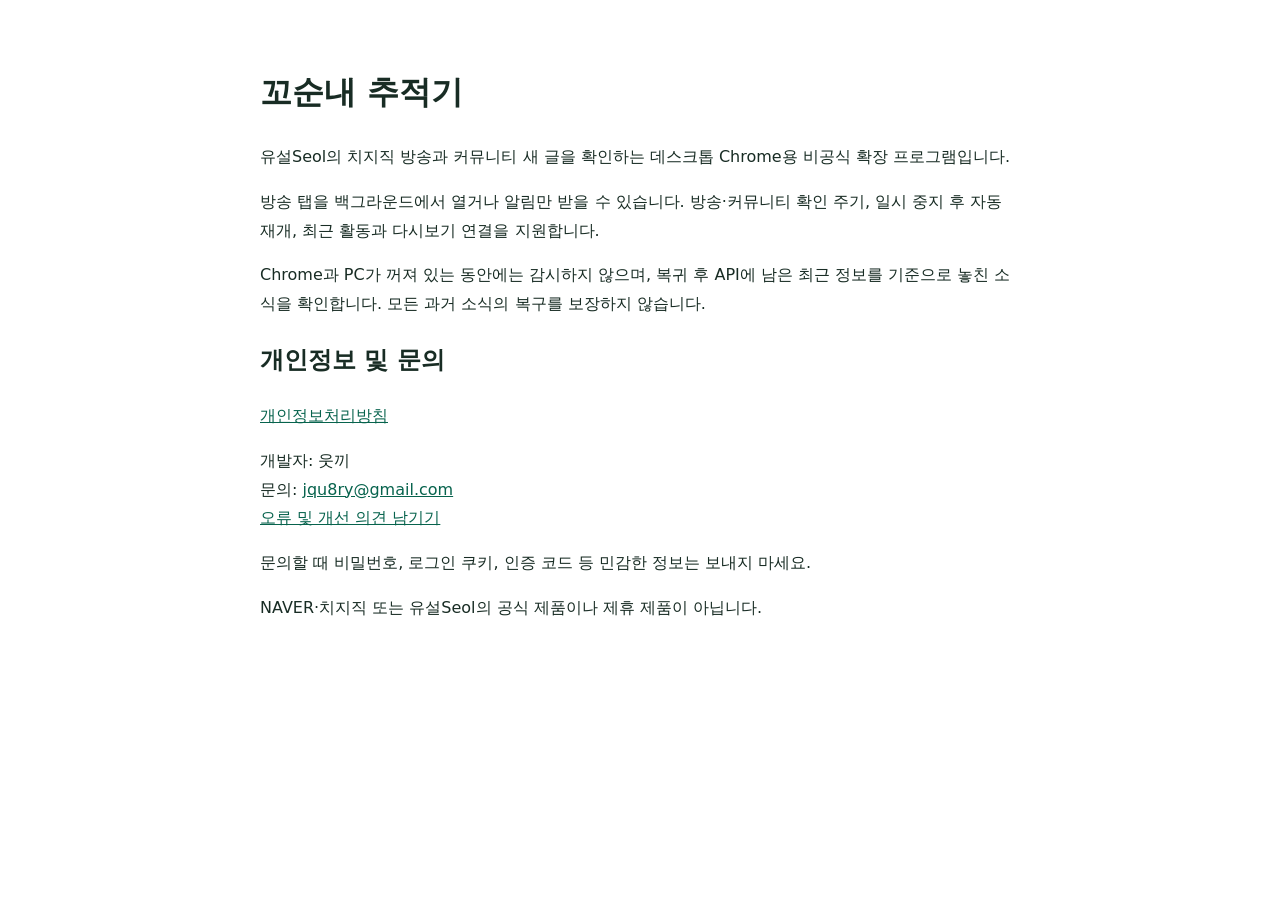
<file: index.html>
<!doctype html><html lang="ko"><meta charset="utf-8"><meta name="viewport" content="width=device-width,initial-scale=1"><title>꼬순내 추적기</title><style>body{font:16px/1.8 system-ui,sans-serif;max-width:760px;margin:64px auto;padding:0 24px;color:#182c24}a{color:#07634d}</style><body><h1>꼬순내 추적기</h1><p>유설Seol의 치지직 방송과 커뮤니티 새 글을 확인하는 데스크톱 Chrome용 비공식 확장 프로그램입니다.</p><p>방송 탭을 백그라운드에서 열거나 알림만 받을 수 있습니다. 방송·커뮤니티 확인 주기, 일시 중지 후 자동 재개, 최근 활동과 다시보기 연결을 지원합니다.</p><p>Chrome과 PC가 꺼져 있는 동안에는 감시하지 않으며, 복귀 후 API에 남은 최근 정보를 기준으로 놓친 소식을 확인합니다. 모든 과거 소식의 복구를 보장하지 않습니다.</p><h2>개인정보 및 문의</h2><p><a href="privacy-policy.html">개인정보처리방침</a></p><p>개발자: 웃끼<br>문의: <a href="mailto:jqu8ry@gmail.com">jqu8ry@gmail.com</a><br><a href="https://github.com/jqu8ry/kkosunnae-tracker/issues">오류 및 개선 의견 남기기</a></p><p>문의할 때 비밀번호, 로그인 쿠키, 인증 코드 등 민감한 정보는 보내지 마세요.</p><p>NAVER·치지직 또는 유설Seol의 공식 제품이나 제휴 제품이 아닙니다.</p></body></html>
</file>
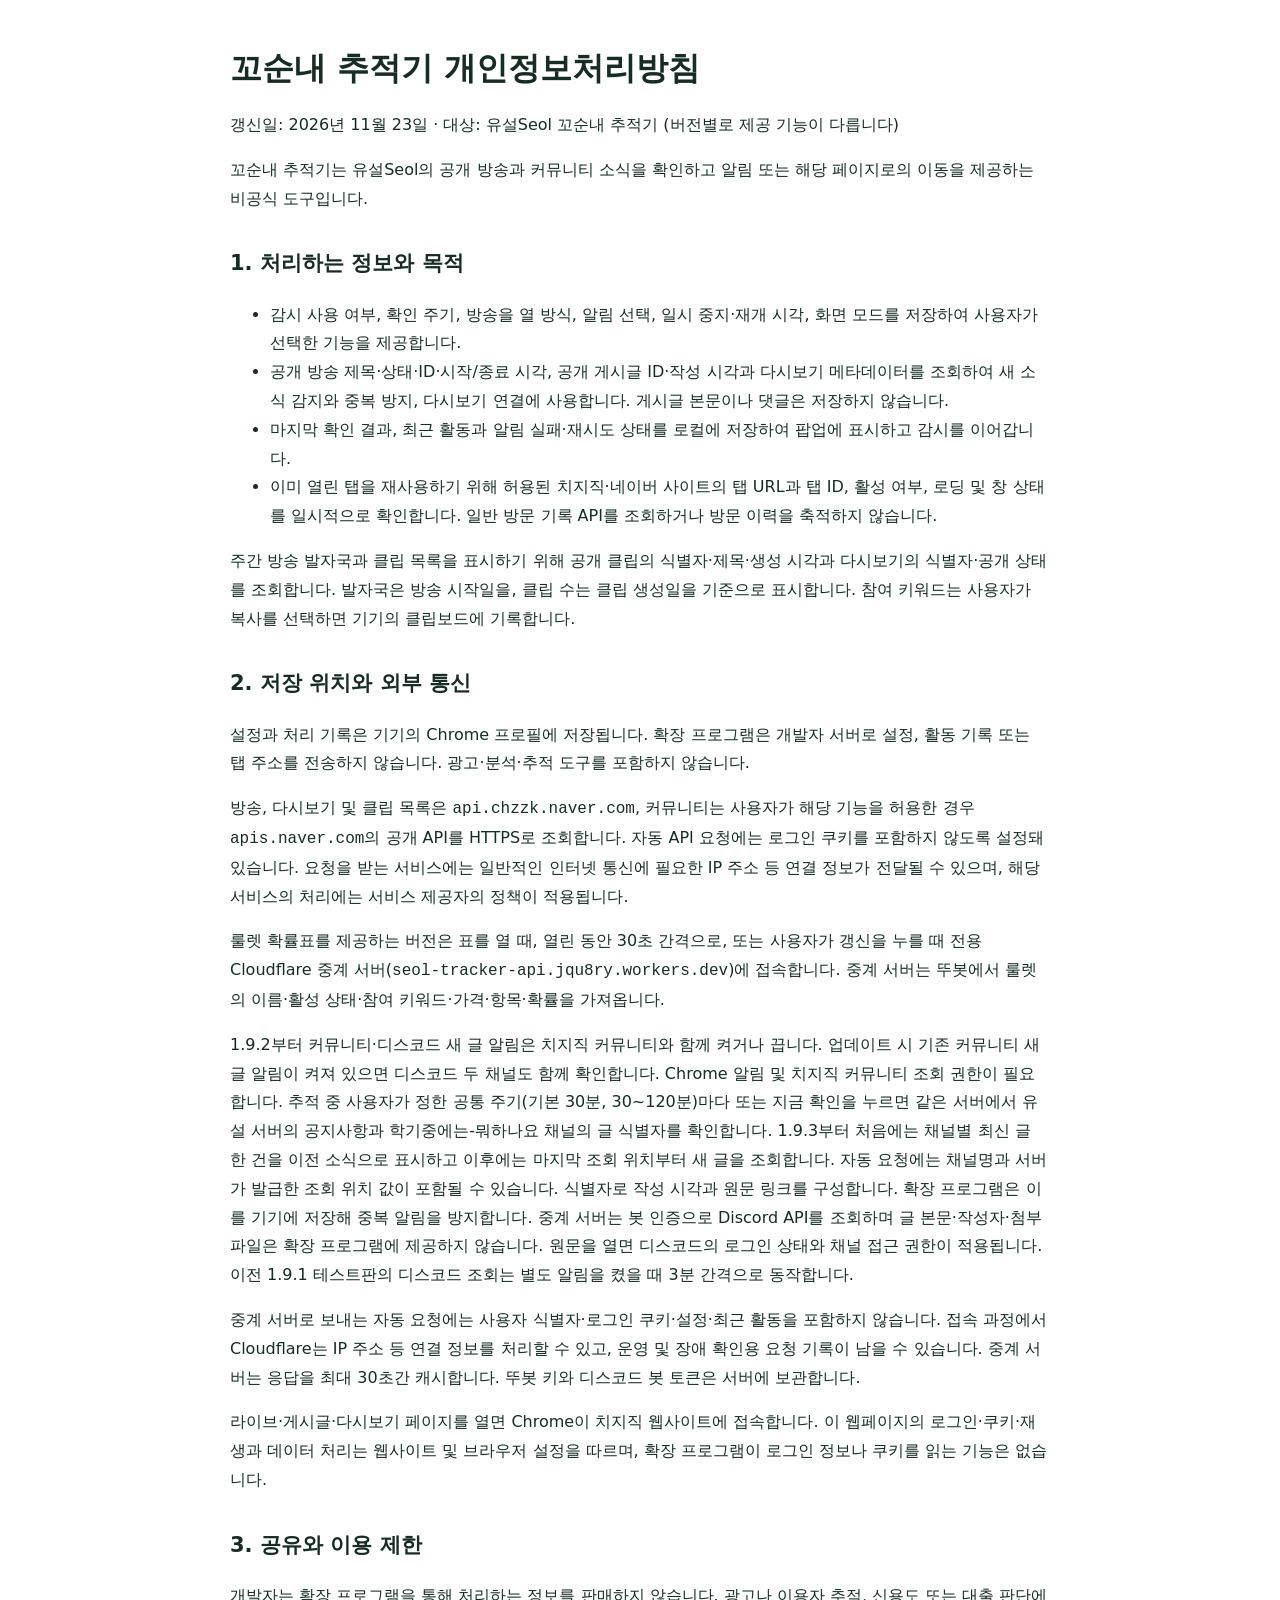
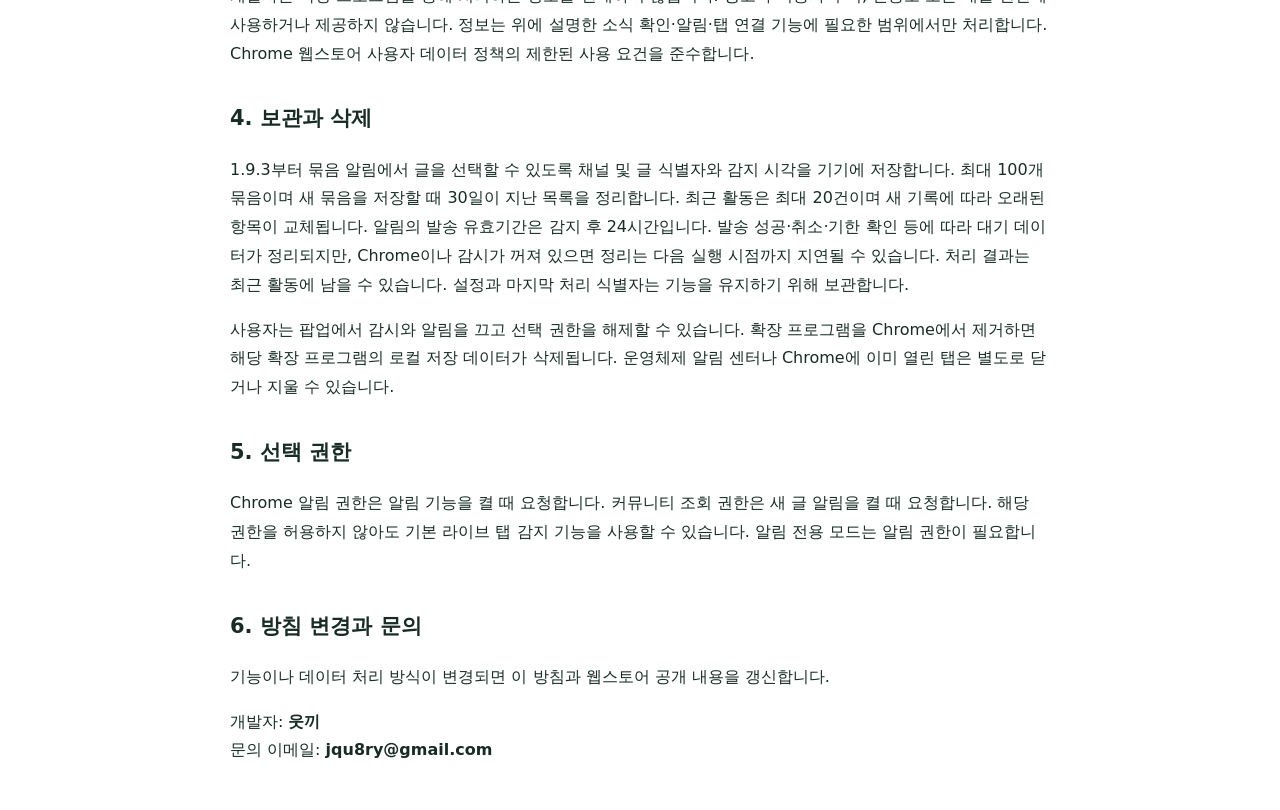
<file: privacy-policy.html>
<!doctype html><html lang="ko"><meta charset="utf-8"><meta name="viewport" content="width=device-width,initial-scale=1"><title>꼬순내 추적기 개인정보처리방침</title>
<style>body{font:16px/1.8 system-ui,'Malgun Gothic',sans-serif;color:#182c24;max-width:820px;margin:48px auto;padding:0 24px}h1{line-height:1.3}h2{margin-top:32px;font-size:21px}.draft{padding:14px;background:#fff1cf;border:1px solid #c89b35}a{color:#07634d}</style>
<body>
<h1>꼬순내 추적기 개인정보처리방침</h1><p>갱신일: 2026년 11월 23일 · 대상: 유설Seol 꼬순내 추적기 (버전별로 제공 기능이 다릅니다)</p>
<p>꼬순내 추적기는 유설Seol의 공개 방송과 커뮤니티 소식을 확인하고 알림 또는 해당 페이지로의 이동을 제공하는 비공식 도구입니다.</p>
<h2>1. 처리하는 정보와 목적</h2><ul>
<li>감시 사용 여부, 확인 주기, 방송을 열 방식, 알림 선택, 일시 중지·재개 시각, 화면 모드를 저장하여 사용자가 선택한 기능을 제공합니다.</li>
<li>공개 방송 제목·상태·ID·시작/종료 시각, 공개 게시글 ID·작성 시각과 다시보기 메타데이터를 조회하여 새 소식 감지와 중복 방지, 다시보기 연결에 사용합니다. 게시글 본문이나 댓글은 저장하지 않습니다.</li>
<li>마지막 확인 결과, 최근 활동과 알림 실패·재시도 상태를 로컬에 저장하여 팝업에 표시하고 감시를 이어갑니다.</li>
<li>이미 열린 탭을 재사용하기 위해 허용된 치지직·네이버 사이트의 탭 URL과 탭 ID, 활성 여부, 로딩 및 창 상태를 일시적으로 확인합니다. 일반 방문 기록 API를 조회하거나 방문 이력을 축적하지 않습니다.</li></ul>
<p>주간 방송 발자국과 클립 목록을 표시하기 위해 공개 클립의 식별자·제목·생성 시각과 다시보기의 식별자·공개 상태를 조회합니다. 발자국은 방송 시작일을, 클립 수는 클립 생성일을 기준으로 표시합니다. 참여 키워드는 사용자가 복사를 선택하면 기기의 클립보드에 기록합니다.</p>
<h2>2. 저장 위치와 외부 통신</h2><p>설정과 처리 기록은 기기의 Chrome 프로필에 저장됩니다. 확장 프로그램은 개발자 서버로 설정, 활동 기록 또는 탭 주소를 전송하지 않습니다. 광고·분석·추적 도구를 포함하지 않습니다.</p>
<p>방송, 다시보기 및 클립 목록은 <code>api.chzzk.naver.com</code>, 커뮤니티는 사용자가 해당 기능을 허용한 경우 <code>apis.naver.com</code>의 공개 API를 HTTPS로 조회합니다. 자동 API 요청에는 로그인 쿠키를 포함하지 않도록 설정돼 있습니다. 요청을 받는 서비스에는 일반적인 인터넷 통신에 필요한 IP 주소 등 연결 정보가 전달될 수 있으며, 해당 서비스의 처리에는 서비스 제공자의 정책이 적용됩니다.</p>
<p>룰렛 확률표를 제공하는 버전은 표를 열 때, 열린 동안 30초 간격으로, 또는 사용자가 갱신을 누를 때 전용 Cloudflare 중계 서버(<code>seol-tracker-api.jqu8ry.workers.dev</code>)에 접속합니다. 중계 서버는 뚜봇에서 룰렛의 이름·활성 상태·참여 키워드·가격·항목·확률을 가져옵니다.</p>
<p>1.9.2부터 커뮤니티·디스코드 새 글 알림은 치지직 커뮤니티와 함께 켜거나 끕니다. 업데이트 시 기존 커뮤니티 새 글 알림이 켜져 있으면 디스코드 두 채널도 함께 확인합니다. Chrome 알림 및 치지직 커뮤니티 조회 권한이 필요합니다. 추적 중 사용자가 정한 공통 주기(기본 30분, 30~120분)마다 또는 지금 확인을 누르면 같은 서버에서 유설 서버의 공지사항과 학기중에는-뭐하나요 채널의 글 식별자를 확인합니다. 1.9.3부터 처음에는 채널별 최신 글 한 건을 이전 소식으로 표시하고 이후에는 마지막 조회 위치부터 새 글을 조회합니다. 자동 요청에는 채널명과 서버가 발급한 조회 위치 값이 포함될 수 있습니다. 식별자로 작성 시각과 원문 링크를 구성합니다. 확장 프로그램은 이를 기기에 저장해 중복 알림을 방지합니다. 중계 서버는 봇 인증으로 Discord API를 조회하며 글 본문·작성자·첨부 파일은 확장 프로그램에 제공하지 않습니다. 원문을 열면 디스코드의 로그인 상태와 채널 접근 권한이 적용됩니다. 이전 1.9.1 테스트판의 디스코드 조회는 별도 알림을 켰을 때 3분 간격으로 동작합니다.</p>
<p>중계 서버로 보내는 자동 요청에는 사용자 식별자·로그인 쿠키·설정·최근 활동을 포함하지 않습니다. 접속 과정에서 Cloudflare는 IP 주소 등 연결 정보를 처리할 수 있고, 운영 및 장애 확인용 요청 기록이 남을 수 있습니다. 중계 서버는 응답을 최대 30초간 캐시합니다. 뚜봇 키와 디스코드 봇 토큰은 서버에 보관합니다.</p>
<p>라이브·게시글·다시보기 페이지를 열면 Chrome이 치지직 웹사이트에 접속합니다. 이 웹페이지의 로그인·쿠키·재생과 데이터 처리는 웹사이트 및 브라우저 설정을 따르며, 확장 프로그램이 로그인 정보나 쿠키를 읽는 기능은 없습니다.</p>
<h2>3. 공유와 이용 제한</h2><p>개발자는 확장 프로그램을 통해 처리하는 정보를 판매하지 않습니다. 광고나 이용자 추적, 신용도 또는 대출 판단에 사용하거나 제공하지 않습니다. 정보는 위에 설명한 소식 확인·알림·탭 연결 기능에 필요한 범위에서만 처리합니다. Chrome 웹스토어 사용자 데이터 정책의 제한된 사용 요건을 준수합니다.</p>
<h2>4. 보관과 삭제</h2><p>1.9.3부터 묶음 알림에서 글을 선택할 수 있도록 채널 및 글 식별자와 감지 시각을 기기에 저장합니다. 최대 100개 묶음이며 새 묶음을 저장할 때 30일이 지난 목록을 정리합니다. 최근 활동은 최대 20건이며 새 기록에 따라 오래된 항목이 교체됩니다. 알림의 발송 유효기간은 감지 후 24시간입니다. 발송 성공·취소·기한 확인 등에 따라 대기 데이터가 정리되지만, Chrome이나 감시가 꺼져 있으면 정리는 다음 실행 시점까지 지연될 수 있습니다. 처리 결과는 최근 활동에 남을 수 있습니다. 설정과 마지막 처리 식별자는 기능을 유지하기 위해 보관합니다.</p>
<p>사용자는 팝업에서 감시와 알림을 끄고 선택 권한을 해제할 수 있습니다. 확장 프로그램을 Chrome에서 제거하면 해당 확장 프로그램의 로컬 저장 데이터가 삭제됩니다. 운영체제 알림 센터나 Chrome에 이미 열린 탭은 별도로 닫거나 지울 수 있습니다.</p>
<h2>5. 선택 권한</h2><p>Chrome 알림 권한은 알림 기능을 켤 때 요청합니다. 커뮤니티 조회 권한은 새 글 알림을 켤 때 요청합니다. 해당 권한을 허용하지 않아도 기본 라이브 탭 감지 기능을 사용할 수 있습니다. 알림 전용 모드는 알림 권한이 필요합니다.</p>
<h2>6. 방침 변경과 문의</h2><p>기능이나 데이터 처리 방식이 변경되면 이 방침과 웹스토어 공개 내용을 갱신합니다.</p><p>개발자: <strong>웃끼</strong><br>문의 이메일: <strong>jqu8ry@gmail.com</strong></p>
</body></html>
</file>
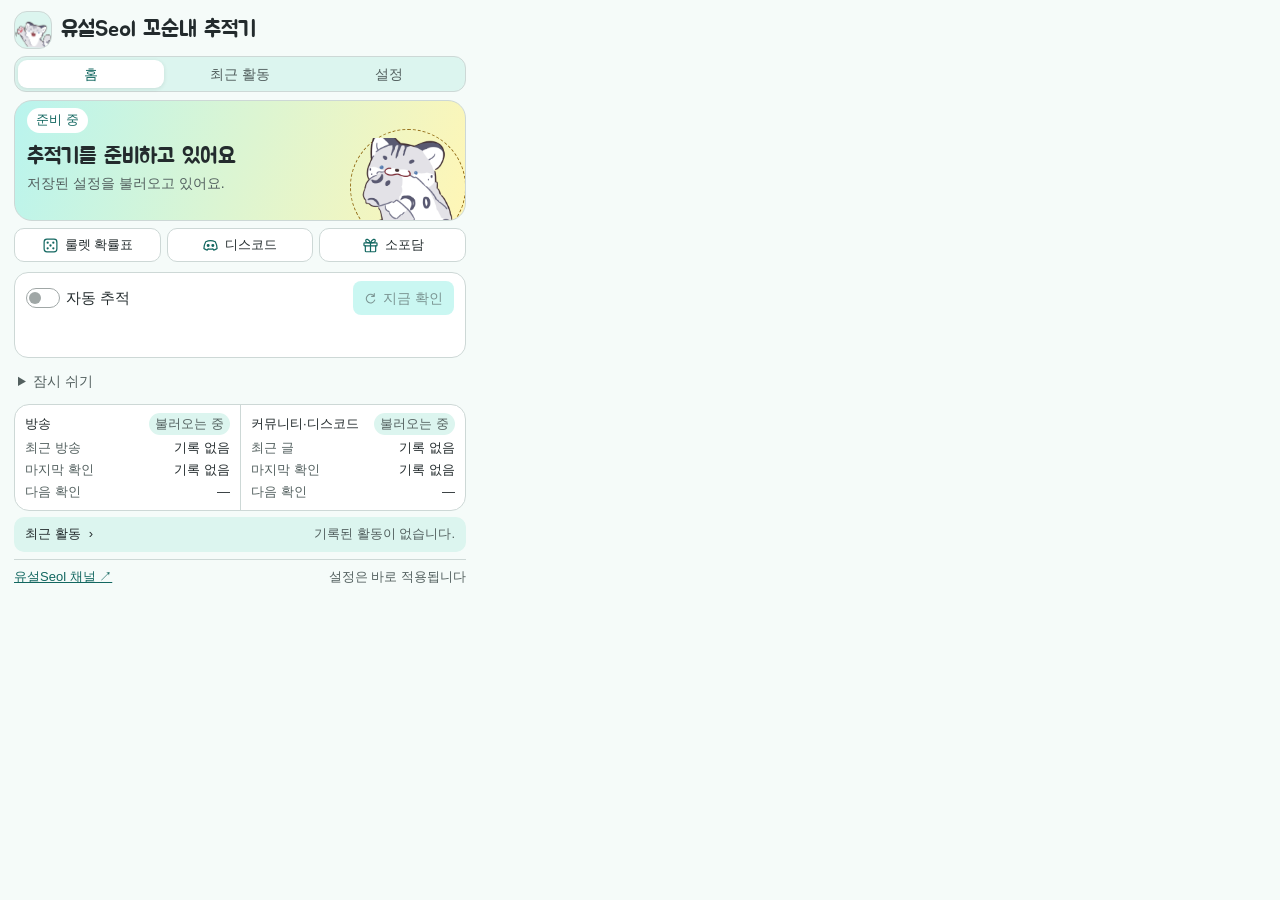
<file: extension/popup.html>
<!doctype html>
<html lang="ko">
  <head>
    <meta charset="utf-8">
    <meta name="viewport" content="width=device-width, initial-scale=1">
    <meta name="color-scheme" content="light dark">
    <title>유설Seol 꼬순내 추적기</title>
    <link rel="preload" as="font" type="font/ttf" href="fonts/Jua.ttf" crossorigin>
    <link rel="stylesheet" href="popup.css">
    <link rel="stylesheet" href="posts.css">
    <script type="module" src="popup.js"></script>
    <script type="module" src="mascot.js"></script>
    <script type="module" src="roulette.js"></script>
  </head>
  <body>
    <main>
      <header>
        <div class="brand"><img src="assets/waiting.png" width="38" height="38" alt=""><div><h1>유설Seol 꼬순내 추적기</h1><small id="version"></small></div></div>
      </header>
      <nav class="tabs" aria-label="화면 선택">
        <button id="nav-home" type="button" aria-pressed="true" aria-controls="home-panel">홈</button>
        <button id="nav-activity" type="button" aria-pressed="false" aria-controls="activity-panel">최근 활동</button>
        <button id="nav-settings" type="button" aria-pressed="false" aria-controls="settings">설정</button>
      </nav>
      <section id="notification-banner" class="notice notification-banner" aria-labelledby="permission-message" hidden>
        <svg width="18" height="18" viewBox="0 0 24 24" fill="none" stroke="currentColor" stroke-width="1.75" aria-hidden="true"><path d="M5 16c2-2 2-4 2-7a5 5 0 0 1 10 0c0 3 0 5 2 7l1 1H4zM10 20a2.5 2.5 0 0 0 4 0"/></svg>
        <p id="permission-message"></p>
        <button id="allow-notifications" type="button">알림 허용</button>
        <button id="disable-notifications" type="button" hidden>알림 끄기</button>
        <button id="notification-help" type="button" aria-expanded="false" aria-controls="notification-guide" hidden>설정 확인</button>
        <p id="notification-guide" hidden>운영체제의 알림 설정에서 Google Chrome을 허용하고 방해 금지 상태를 확인해 주세요.</p>
      </section>
      <section id="schedule-recovery" class="notice" aria-label="추적 예약 복구" hidden>
        <p id="schedule-recovery-status" role="status"></p>
        <button id="recover-schedule" type="button">지금 복구</button>
      </section>
      <section id="home-panel" aria-label="추적 현황">
      <section id="first-notification" class="tour-card welcome-card" aria-labelledby="first-notification-title" hidden>
        <h2 id="first-notification-title">Chrome 알림을 켤까요?</h2>
        <p>놓친 방송과 커뮤니티·디스코드 새 글을 알려드려요.</p>
        <div class="notice-actions">
          <button id="first-allow" type="button">알림 켜기</button>
          <button id="first-later" type="button">나중에</button>
        </div>
      </section>
      <section id="tour-offer" class="tour-card" aria-labelledby="tour-offer-title" hidden>
        <h2 id="tour-offer-title">추적기가 처음이신가요?</h2>
        <p>방송을 자동으로 여는 설정과 다시보기를 찾는 곳을 살펴보세요.</p>
        <div class="tour-actions"><button id="tour-start" type="button">30초 둘러보기</button><button id="tour-dismiss" type="button">건너뛰기</button></div>
      </section>
      <section id="tour-card" class="tour-card" aria-labelledby="tour-heading" hidden>
        <h2 id="tour-heading" tabindex="-1" aria-describedby="tour-description"></h2>
        <p id="tour-description"></p>
        <dl id="tour-options" class="guide-facts" hidden></dl>
        <p id="tour-example" hidden>예시 · 종료된 방송 → 다시보기</p>
        <div class="tour-actions"><button id="tour-next" type="button">다음</button><button id="tour-skip" type="button">건너뛰기</button></div>
      </section>
      <section id="feature-notice" class="tour-card" aria-labelledby="feature-title" hidden>
        <h2 id="feature-title">최근 활동이 새로워졌어요</h2>
        <p><strong>소식 바구니</strong>에서 방송·치지직·디스코드 소식을 골라 봐요.</p>
        <p><strong>나뉜 다시보기</strong>는 1부·2부를 골라 봐요.</p>
        <div class="notice-actions"><button id="feature-activity" type="button">최근 활동 보기</button><button id="feature-close" type="button">닫기</button></div>
      </section>
      <section class="hero" id="hero" aria-labelledby="hero-title" data-state="loading">
        <div class="hero-copy"><span class="hero-badge"><span class="paw-trail" aria-hidden="true"><i></i><i></i><i></i></span><span id="hero-badge">준비 중</span></span><h2 id="hero-title">추적기를 준비하고 있어요</h2><p id="hero-description">저장된 설정을 불러오고 있어요.</p></div>
        <div class="hero-art" aria-hidden="true"><img id="hero-mascot" src="assets/paused.png" width="112" height="112" alt=""><span class="chewing-cat"><svg viewBox="23 13 535 602" preserveAspectRatio="xMidYMax meet"><image href="assets/paused.png" width="581" height="637"/></svg></span><span class="live-mascot-slot"></span></div>
      </section>
      <nav class="channel-links" aria-label="유설Seol 바로가기">
        <button id="open-roulette" type="button" aria-haspopup="dialog"><svg viewBox="0 0 24 24" aria-hidden="true"><rect x="3" y="3" width="18" height="18" rx="4"/><g fill="currentColor" stroke="none"><circle cx="8" cy="8" r="1.6"/><circle cx="16" cy="8" r="1.6"/><circle cx="12" cy="12" r="1.6"/><circle cx="8" cy="16" r="1.6"/><circle cx="16" cy="16" r="1.6"/></g></svg>룰렛 확률표</button>
        <a href="https://discord.gg/F5ux2qgDSR" target="_blank" rel="noopener noreferrer"><svg viewBox="0 0 24 24" aria-hidden="true"><path d="M5.3 6.8c4.8-2.4 8.6-2.4 13.4 0 1.7 3.1 2.7 6.3 2.6 9.4-1.4 1.2-2.8 1.8-4.6 2.3l-1.3-1.8a12.8 12.8 0 0 1-6.8 0l-1.3 1.8c-1.8-.5-3.2-1.1-4.6-2.3-.1-3.1.9-6.3 2.6-9.4Z"/><circle cx="8.7" cy="12.1" r="1.25" fill="currentColor"/><circle cx="15.3" cy="12.1" r="1.25" fill="currentColor"/></svg>디스코드</a>
        <a href="https://sopodam.com/creators/yuseol" target="_blank" rel="noopener noreferrer"><svg viewBox="0 0 24 24" aria-hidden="true"><rect x="2.8" y="8.3" width="18.4" height="4.2" rx="1"/><path d="M4.7 12.5v7.2q0 1.1 1.1 1.1h12.4q1.1 0 1.1-1.1v-7.2M12 8.3v12.5M12 8.3C9.5 2.6 5.3 2 5.3 5.3c0 2.4 3.8 3 6.7 3Zm0 0c2.5-5.7 6.7-6.3 6.7-3 0 2.4-3.8 3-6.7 3Z"/></svg>소포담</a>
      </nav>
      <div class="tracking-card">
      <div class="watch-bar">
        <label class="switch-label" for="enabled">
          <input id="enabled" type="checkbox" role="switch" disabled>
          <span>자동 추적</span>
        </label>
        <div class="home-actions"><button id="open-live" type="button" aria-expanded="false" aria-controls="live-choices" hidden>방송 열기</button><button id="check" type="button" aria-describedby="check-feedback" disabled><span id="check-caption">지금 확인</span></button></div>
      </div>
      <p id="open-feedback" class="feedback" role="status" hidden></p>
      <div class="check-summary">
        <p id="check-feedback" class="feedback" role="status" hidden></p>
        <div id="tracking-options" hidden>
          <span class="tracking-option">놓친 방송 알림 <span id="missed-summary" class="option-state"></span></span>
          <span class="tracking-option">커뮤니티·디스코드 추적 <span id="community-on-label" class="option-state" data-on="true" hidden>켜짐</span><button id="allow-community" class="option-state" type="button" title="새 글 알림 켜기" aria-label="커뮤니티·디스코드 추적 꺼짐. 새 글 알림 켜기" hidden>꺼짐</button></span>
        </div>
      </div>
      </div>
      <div id="live-choices" class="live-choices" role="group" aria-label="방송 열기 방식" hidden>
        <button id="open-background" type="button"><strong>백그라운드에서 열기</strong><small>지금 보는 화면은 그대로예요.</small></button>
        <button id="open-foreground" type="button"><strong>방송으로 이동하기</strong><small>방송 탭을 앞으로 가져와요</small></button>
      </div>
      <details id="pause-panel" class="pause-panel">
        <summary>잠시 쉬기 <span id="pause-remaining"></span></summary>
        <div class="pause-controls">
          <label for="pause-minutes"><span id="pause-label">중지 시간</span><output id="pause-duration" for="pause-minutes">30분</output></label>
          <input id="pause-minutes" type="range" min="0" max="360" step="5" value="30" aria-describedby="pause-help">
          <div class="range-labels"><span>즉시 재개</span><span>6시간</span></div>
          <fieldset id="pause-entry" aria-label="빠른 시간 선택">
            <div class="pause-presets">
              <button type="button" data-minutes="30">30분</button><button type="button" data-minutes="60">1시간</button><button type="button" data-minutes="180">3시간</button><button type="button" data-minutes="360">6시간</button>
            </div>
          </fieldset>
          <div id="pause-notice" class="pause-footer" hidden>
            <p id="pause-status" role="status"></p>
            <button id="resume" class="text-button" type="button">지금 재개</button>
          </div>
          <p id="pause-help">추적과 알림 재시도를 바로 멈춰요.<br>슬라이더와 방향키로 5분씩 조절해요.</p>
        </div>
      </details>

      <section class="report" aria-label="확인 상태">
        <div class="check-source" aria-labelledby="live-heading">
          <div class="section-heading">
            <h2 id="live-heading">방송</h2>
            <strong class="status" id="status">불러오는 중</strong>
          </div>
          <dl>
            <dt>최근 방송</dt><dd id="latest-live-at">기록 없음</dd>
            <dt>마지막 확인</dt><dd id="checked-at">기록 없음</dd>
            <dt>다음 확인</dt><dd id="live-next-at">—</dd>
          </dl>
          <p id="error" class="error" hidden></p>
          <p id="missed-delay" class="error" hidden>놓친 방송 확인 지연</p>
          <p id="live-opening" role="status" hidden></p>
          <p id="last-known" hidden></p>
          <p id="retry-at" hidden></p>
        </div>
        <div class="check-source" aria-labelledby="community-heading">
          <div class="section-heading">
            <h2 id="community-heading">커뮤니티·디스코드</h2>
            <strong class="status" id="community-status">불러오는 중</strong>
          </div>
          <dl>
            <dt>최근 글</dt><dd id="latest-post-at">기록 없음</dd>
            <dt>마지막 확인</dt><dd id="community-checked-at">기록 없음</dd>
            <dt>다음 확인</dt><dd id="community-next-at">—</dd>
          </dl>
          <p id="community-error" class="error" hidden></p>
          <p id="community-retry-at" hidden></p>
          <p id="community-auto-retry" hidden></p>
        </div>
      </section>
      <button id="activity-preview" class="activity-preview" type="button"><span class="preview-label">최근 활동 <span aria-hidden="true">›</span></span><span id="activity-summary">기록된 활동이 없습니다.</span></button>
      </section>
      <template id="chzzk-mark"><svg viewBox="0 0 24 24" aria-hidden="true"><rect x="1" y="1" width="22" height="22" rx="6" fill="#182625"/><path fill="#00ffa3" d="M11 4h8l-5.7 6.2H19L7 21l3.1-8H5z"/></svg></template>
      <template id="discord-mark"><svg viewBox="0 0 24 24" aria-hidden="true"><rect x="1" y="1" width="22" height="22" rx="6" fill="#5865f2"/><path fill="#fff" d="M6.5 7.4 10 6.5l.5 1a12 12 0 0 1 3 0l.5-1 3.5.9c1.5 2.5 2.5 5.4 2.4 8.2a11 11 0 0 1-4.1 2l-1-1.4a10 10 0 0 1-5.6 0l-1 1.4a11 11 0 0 1-4.1-2c-.1-2.8.9-5.7 2.4-8.2Z"/><g fill="#5865f2"><ellipse cx="9.4" cy="12.7" rx="1.45" ry="1.7"/><ellipse cx="14.6" cy="12.7" rx="1.45" ry="1.7"/></g></svg></template>
      <section id="activity-panel" class="activity" aria-labelledby="nav-activity" hidden>
        <section id="week-card" aria-labelledby="week-heading">
          <div class="section-heading"><h2 id="week-heading" tabindex="-1">이번 주 방송 발자국</h2>
            <div class="week-picker" role="group" aria-label="표시할 주">
              <button id="week-previous" type="button" aria-pressed="false" aria-controls="week-days">지난주</button>
              <button id="week-current" type="button" aria-pressed="true" aria-controls="week-days">이번 주</button>
            </div>
          </div>
          <small id="week-range"></small>
          <div id="week-days"></div>
          <dialog id="week-dialog" class="selection-dialog" aria-labelledby="week-list-title"><div class="section-heading"><h2 id="week-list-title">방송 목록</h2><button type="button" id="week-close">닫기</button></div><div id="week-choices" hidden></div><p id="week-list-status" role="status"></p></dialog>
          <p class="film-note">발자국은 방송 시작일, 필름은 클립을 만든 날에 표시해요(한국시간).<br>필름을 누르면 그날 만든 클립을 볼 수 있어요. 지난 방송의 클립도 포함돼요.</p>
          <p id="week-clip-status" role="status" hidden></p>
          <p id="week-note" hidden>‘준비 중’은 방송이 끝난 뒤 다시보기 링크를 기다리는 상태예요.</p>
          <p id="week-status" role="status" hidden></p>
        </section>
        <section id="news-basket" aria-labelledby="basket-label">
          <div class="basket-head">
            <h3 id="basket-label"><svg viewBox="0 0 24 24" fill="none" stroke="currentColor" stroke-width="1.65" stroke-linecap="round" stroke-linejoin="round" aria-hidden="true"><path d="m7 9 4-6m6 6-4-6M2.5 9.5h19l-2.3 9a2 2 0 0 1-2 1.5H6.8a2 2 0 0 1-2-1.5zM9 13v3m6-3v3"/></svg>소식 바구니</h3>
            <button id="basket-errors" type="button" data-source="failure" aria-controls="activity-list" aria-pressed="false" hidden>알림 오류</button>
          </div>
          <div class="basket-sources" role="group" aria-labelledby="basket-label">
            <button id="basket-all" type="button" data-source="all" aria-controls="activity-list" aria-pressed="true">전체</button>
            <button type="button" data-source="broadcast" aria-controls="activity-list" aria-pressed="false"><i class="basket-paw" aria-hidden="true"></i>방송</button>
            <button type="button" data-source="post" aria-controls="activity-list" aria-pressed="false">치지직</button>
            <button type="button" data-source="discord" aria-controls="activity-list" aria-pressed="false">디스코드</button>
          </div>
        </section>
        <p id="notification-retry-at" role="status" hidden></p>
        <div id="basket-results">
          <p id="activity-empty" hidden>아직 발견한 소식이 없어요</p>
          <ol id="activity-list" hidden></ol>
          <button id="activity-more" aria-controls="activity-list" type="button" hidden>더 보기</button>
        </div>
      </section>

      <details id="settings" hidden>
        <summary>설정</summary>
        <h2>설정</h2>
        <fieldset id="controls" disabled>
          <div class="settings-card">
          <label class="row" for="theme">
            <span>화면 모드</span>
            <select id="theme">
              <option value="auto">Chrome 설정 따르기</option>
              <option value="light">라이트</option>
              <option value="dark">다크</option>
            </select>
          </label>
          <label class="row" for="interval">
            <span>방송 확인 주기</span>
            <select id="interval"></select>
          </label>
          <label class="row" for="community-interval">
            <span>커뮤니티·디스코드 확인 주기</span>
            <select id="community-interval"></select>
          </label>
          <label class="row" for="broadcast-mode">
            <span>방송을 감지하면</span>
            <select id="broadcast-mode" aria-describedby="broadcast-mode-help"></select>
          </label>
          </div>
          <p class="settings-help" id="broadcast-mode-help"></p>
          <p class="settings-help">받을 알림을 각각 선택하세요.</p>
          <div class="settings-card notification-options">
          <label class="row" id="background-banner-option" for="notify-live" hidden>
            <span>탭을 열 때 알림도 받기</span>
            <input id="notify-live" type="checkbox" role="switch" disabled>
          </label>
          <label class="row" for="notify-missed">
            <span>놓친 방송 알림<small>Chrome 종료·절전 중 끝난 방송을 알려요.</small></span>
            <input id="notify-missed" type="checkbox" role="switch" disabled>
          </label>
          <label class="row" for="community">
            <span>커뮤니티·디스코드 새 글 알림<small>치지직 커뮤니티와 디스코드 두 채널의 글을 알려요.</small></span>
            <input id="community" type="checkbox" role="switch" disabled>
          </label>
          </div>
          <p id="discord-state" class="settings-help" hidden></p>
          <div class="settings-actions">
            <button id="preview-live" type="button" aria-haspopup="dialog">상태 미리보기</button>
            <button id="test-notification" type="button" disabled>테스트 알림</button>
            <button id="reset-settings" type="button" aria-haspopup="dialog" disabled>기본값으로 초기화</button>
          </div>
        </fieldset>
        <button id="tour-replay" class="text-button" type="button">가이드 다시보기</button>
      </details>
      <template id="live-mascot-template"><span class="waving-cat"><svg viewBox="-12 105 605 431" preserveAspectRatio="xMidYMax meet"><image href="assets/live.png" width="581" height="637"/></svg></span></template>
      <dialog id="live-preview" aria-labelledby="live-preview-title">
        <h2 id="live-preview-title">상태 미리보기</h2>
        <div class="preview-modes" role="group" aria-label="미리 볼 방송 상태">
          <label><input type="radio" name="preview-mode" value="waiting">추적 중</label>
          <label><input type="radio" name="preview-mode" value="live" checked>LIVE</label>
        </div>
        <div class="hero" data-state="waiting" hidden><div class="hero-copy"><span class="hero-badge"><span class="paw-trail" aria-hidden="true"><i></i><i></i><i></i></span>추적 중</span><h2>방송을 기다리고 있어요</h2><p>유설Seol의 방송 시작을 확인하고 있어요.</p></div><div class="hero-art" aria-hidden="true"><span class="chewing-cat"><svg viewBox="23 13 535 602" preserveAspectRatio="xMidYMax meet"><image href="assets/paused.png" width="581" height="637"/></svg></span></div></div>
        <div class="hero" data-state="live"><div class="hero-copy"><span class="hero-badge">LIVE</span><h2>유설Seol 방송 중</h2><p>방송을 보러 갈까요?</p></div><div class="hero-art live-mascot-slot" aria-hidden="true"></div></div>
        <form method="dialog"><button autofocus>닫기</button></form>
      </dialog>
      <dialog id="news-group-dialog" aria-labelledby="news-group-title" aria-describedby="news-group-status">
        <div class="section-heading"><h2 id="news-group-title">디스코드 새 글</h2><form method="dialog"><button autofocus>닫기</button></form></div>
        <p id="news-group-status" role="status"></p>
        <ol id="news-group-list" aria-label="최신 글 순서"></ol>
      </dialog>
      <dialog id="details-dialog" class="selection-dialog" aria-labelledby="details-title"><div class="section-heading"><h2 id="details-title">확인 안내</h2><form method="dialog"><button>닫기</button></form></div><p id="details-message"></p></dialog>
      <dialog id="roulette-dialog" aria-labelledby="roulette-title">
        <div class="section-heading"><h2 id="roulette-title">룰렛 확률표</h2><form method="dialog"><button autofocus>닫기</button></form></div>
        <div id="roulette-picker" role="radiogroup" aria-label="룰렛 선택" hidden></div>
        <div id="roulette-participation" hidden>
          <div class="roulette-keyword-row">
            <dl class="roulette-keyword-pair">
              <dt>참여 키워드</dt>
              <dd id="roulette-keyword"></dd>
            </dl>
            <p id="roulette-inactive" role="status" hidden></p>
            <button id="roulette-copy" type="button" aria-label="참여 키워드 복사" aria-describedby="roulette-keyword" hidden><span aria-hidden="true">복사</span><span class="copy-done" aria-hidden="true">✓ 복사 완료</span></button>
          </div>
          <small id="roulette-verified" hidden></small>
          <small id="roulette-copy-feedback" role="status"></small>
        </div>
        <div id="roulette-area">
          <div id="roulette-scroll" hidden>
            <table aria-label="선택한 룰렛의 항목별 확률"><thead><tr><th scope="col">항목</th><th scope="col">설정 확률</th></tr></thead><tbody id="roulette-items"></tbody></table>
          </div>
          <span id="roulette-loading" role="status" hidden><span class="roulette-spinner" aria-hidden="true"></span>최신 확률 확인 중…</span>
        </div>
        <p id="roulette-status" role="status"></p>
        <div class="roulette-source"><a href="https://chzzk-bot.ddutto.com/viewer/3893acad87cc1d479b9f61f2e732a75a/roulette" target="_blank" rel="noopener noreferrer">뚜봇 원본 보기 ↗</a><small>30초마다 확인</small><button id="roulette-refresh" type="button" disabled>지금 갱신</button></div>
      </dialog>
      <dialog id="reset-dialog" aria-labelledby="reset-heading" aria-describedby="reset-preserved">
        <h2 id="reset-heading">설정을 기본값으로 되돌릴까요?</h2>
        <dl id="reset-description" class="guide-facts">
          <dt>자동 추적</dt><dd>켜짐 · 일시 중지 해제</dd>
          <dt>확인 주기</dt><dd>방송 5분 / <span class="setting-phrase">커뮤니티·디스코드 30분</span></dd>
          <dt>방송 시작</dt><dd>방송 화면 자동 열기</dd>
          <dt>알림 켜짐</dt><dd>백그라운드 열기 알림 · <span class="setting-phrase">놓친 방송 알림</span></dd>
          <dt>화면 모드</dt><dd>Chrome 설정 따르기</dd>
        </dl>
        <p id="reset-preserved">최근 활동과 알림·커뮤니티 권한은 유지해요.</p>
        <form method="dialog"><button value="cancel" autofocus>취소</button><button value="reset" id="confirm-reset">초기화</button></form>
      </dialog>
      <footer><a id="channel" target="_blank" rel="noopener noreferrer">유설Seol 채널 ↗</a><div class="feedback-bar"><p id="feedback" class="feedback" role="status" hidden></p><span class="feedback-idle">설정은 바로 적용됩니다</span></div></footer>
    </main>
  </body>
</html>
</file>
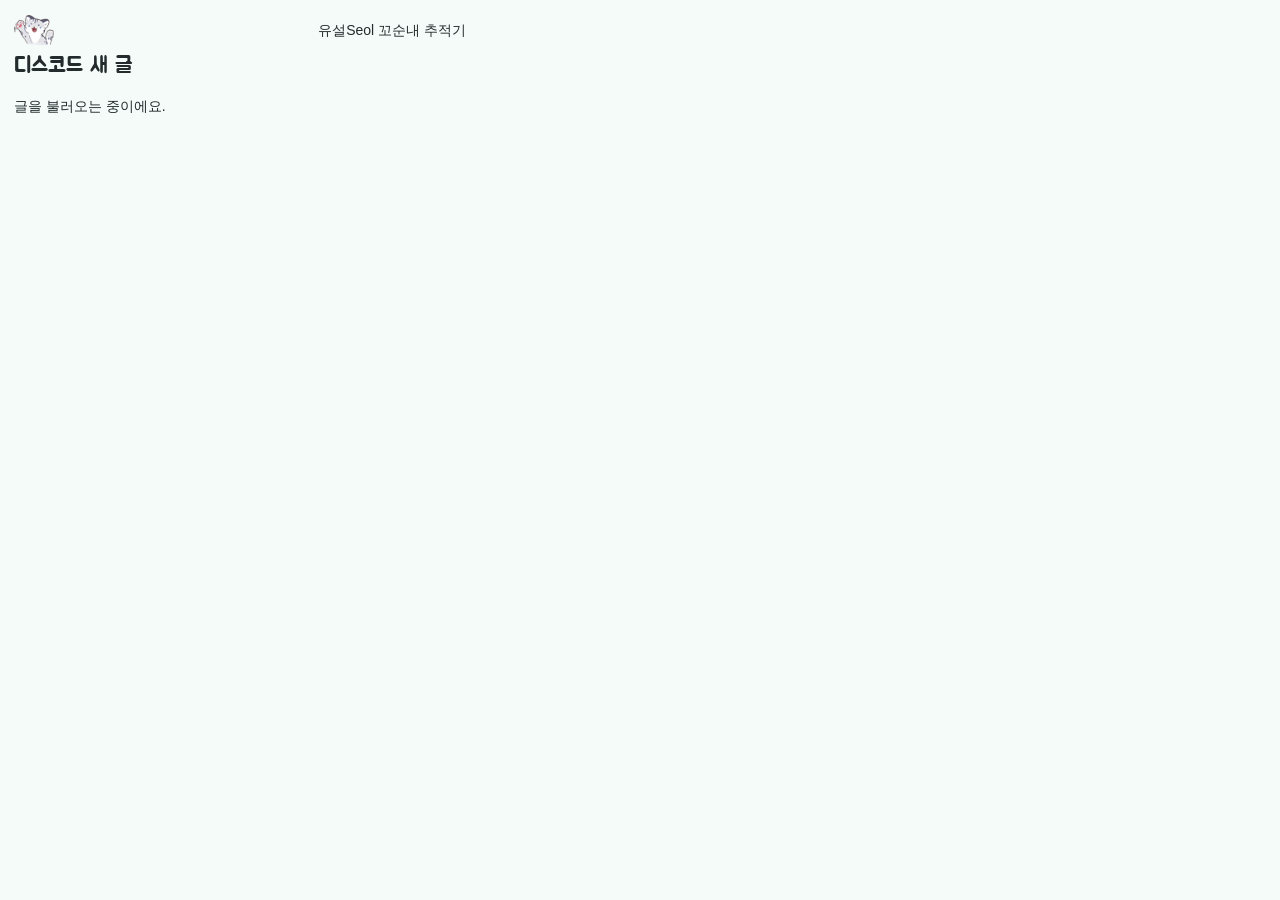
<file: extension/posts.html>
<!doctype html>
<html lang="ko"><head><meta charset="utf-8"><meta name="viewport" content="width=device-width,initial-scale=1">
<title>새 글 선택 · 유설Seol 꼬순내 추적기</title><link rel="stylesheet" href="popup.css"><link rel="stylesheet" href="posts.css"></head>
<body><main><header><img src="icons/icon-48.png" width="40" height="40" alt=""><span>유설Seol 꼬순내 추적기</span></header>
<h1 id="heading">디스코드 새 글</h1><p id="status" role="status">글을 불러오는 중이에요.</p>
<ol id="posts" aria-label="최신 글 순서"></ol></main><script type="module" src="posts.js"></script></body></html>
</file>
<file: extension/popup.css>
@font-face {
  font-family: Jua;
  src: url("fonts/Jua.ttf") format("truetype");
  font-style: normal;
  font-weight: 400;
  font-display: swap;
}

:root {
  color-scheme: light;
  font: 14px/1.45 "Malgun Gothic", "Segoe UI", sans-serif;
  font-synthesis: none;
  color: #232b2d;
  background: #f5fbf9;
  --surface: #fff;
  --border: #cdd8d6;
  --soft: #dcf5ef;
  --muted: #53605f;
  --accent: #126760;
  --primary: #a0f1e8;
  --primary-text: #103f3b;
  --hero-start: #b9f4ee;
  --hero-end: #fff6b6;
  --alert-card: #fff0eb;
  --alert-border: #ce887b;
  --alert-ink: #74362f;
  --detail: #946f19;
  --tour-outline: #ffda46;
  --tour-edge: #826800;
  --tracking: #126760;
  --tracking-soft: #f6fffa;
  --replay: #214d79;
  --replay-soft: #e5f1ff;
  --live: #a51f39;
  --live-soft: #fff0f1;
  --live-border: #dda1a9;
  --pause: #714900;
  --pause-soft: #fff0c7;
  --error: #a22828;
  --switch: #38796f;
  --filter-all-bg: #edf1ef;
  --filter-all-ink: #52685f;
  --filter-broadcast-bg: #f9e7e9;
  --filter-broadcast-ink: #91435a;
  --filter-post-bg: #def1eb;
  --filter-post-ink: #21695c;
  --filter-failure-bg: #fff0d9;
  --filter-failure-ink: #825214;
}

:root[data-theme="dark"] {
  color-scheme: dark;
  color: #f1f3f4;
  background: #202124;
  --surface: #292a2d;
  --border: #505457;
  --soft: #2d3d3b;
  --muted: #bdc3c5;
  --accent: #9deae3;
  --primary: #87eae2;
  --primary-text: #123a38;
  --hero-start: #303f41;
  --hero-end: #3e4035;
  --alert-card: #402e30;
  --alert-border: #996a65;
  --alert-ink: #ffd6cb;
  --detail: #f4df79;
  --tour-outline: #ffe36a;
  --tour-edge: #534720;
  --tracking: #9deae3;
  --tracking-soft: #263032;
  --replay: #b0d4ff;
  --replay-soft: #253950;
  --live: #ffabb6;
  --live-soft: #512831;
  --live-border: #9c4f5b;
  --pause: #ffe1a0;
  --pause-soft: #4b402d;
  --error: #ffb1ab;
  --switch: #639f99;
  --filter-all-bg: #353c39;
  --filter-all-ink: #c0d1c7;
  --filter-broadcast-bg: #51353d;
  --filter-broadcast-ink: #ffb9ca;
  --filter-post-bg: #2c4640;
  --filter-post-ink: #9fe2ce;
  --filter-failure-bg: #504130;
  --filter-failure-ink: #f5cea2;
}
html { width: 480px; max-width: 100%; }
body { margin: 0; font: inherit; }
main { padding: 16px; }
header, .row, .watch-bar, .section-heading { display: flex; align-items: center; justify-content: space-between; gap: 8px; }
h1 { margin: 0; font-size: 22px; letter-spacing: normal; }
#version { display: block; color: var(--muted); font-size: 13px; }
h2 { margin: 0; font-size: 15px; }
a { color: var(--accent); }
#channel { white-space: nowrap; font-size: 13px; }
.watch-bar { margin: 12px 0; }
.switch-label { display: flex; align-items: center; gap: 8px; min-height: 36px; font-weight: 400; cursor: pointer; }
.report, details, .notice { background: var(--surface); border: 1px solid var(--border); border-radius: 8px; }
.notice, .feedback { margin: 0 0 10px; padding: 8px 10px; }
.notice p { margin: 0; }
#notification-guide { margin-top: 4px; }
.report p, .notice, .feedback, small, .activity p, .activity time { font-size: 13px; color: var(--muted); }
.report p { margin: 5px 0 0; }
.report .error, .feedback[data-error="true"], .activity .failure { color: var(--error); }
.feedback { background: var(--soft); border-radius: 6px; }
.check-summary { display: flex; flex-wrap: wrap; align-items: center; gap: 4px 10px; }
.check-summary:has(> :not([hidden])) { margin-bottom: 10px; padding: 6px 10px; border-radius: 6px; background: var(--soft); }
.check-summary .feedback { margin: 0; padding: 0; }
.check-source { padding: 10px 12px; }
.check-source + .check-source { border-top: 1px solid var(--border); }
.status { padding: 2px 8px; border-radius: 6px; background: var(--soft); color: var(--muted); font-size: 13px; }
.status[data-status="live"] { background: var(--live-soft); color: var(--live); }
.status[data-status="unknown"] { color: var(--error); }
.check-source dl { display: grid; grid-template-columns: auto minmax(0, 1fr); gap: 3px 8px; margin: 7px 0 0; font-size: 13px; }
.check-source dt { color: var(--muted); }
.check-source dd { margin: 0; text-align: right; font-variant-numeric: tabular-nums; }
.text-button { border-color: transparent; color: var(--accent); padding: 3px 2px; text-decoration: underline; text-underline-offset: 2px; font-size: 13px; }
.check-source .text-button { margin-top: 4px; }
#check { background: var(--primary); color: var(--primary-text); border-color: transparent; }
details { margin-top: 12px; }
summary { padding: 9px 12px; font-weight: 400; cursor: pointer; }
fieldset { min-width: 0; margin: 0; padding: 0 12px 10px; border: 0; }
.row { min-height: 42px; }
.row + .row { border-top: 1px solid var(--border); }
.row small { display: block; margin-bottom: 5px; }
strong, b, h1, h2 { font-weight: 400; }
input, option, output { font: inherit; }
button, select { font: inherit; color: inherit; background: var(--surface); border: 1px solid var(--border); border-radius: 6px; padding: 6px 10px; }
button:enabled { cursor: pointer; }
input { width: 18px; height: 18px; margin: 0; accent-color: var(--accent); }
input[role="switch"] {
  appearance: none;
  width: 34px;
  height: 20px;
  flex: 0 0 34px;
  border: 1px solid var(--muted);
  border-radius: 12px;
  background: var(--surface);
  display: grid;
  align-items: center;
  padding: 2px;
  cursor: pointer;
}
input[role="switch"]::before { content: ""; width: 12px; height: 12px; border-radius: 50%; background: var(--muted); }
input[role="switch"]:checked { background: var(--switch); border-color: var(--switch); }
input[role="switch"]::before { justify-self: start; transform: translateX(0); }
input[role="switch"]:checked::before { transform: translateX(16px); background: white; }
@media (prefers-reduced-motion: no-preference) {
  input.switch-motion { transition: background-color 180ms ease-out, border-color 180ms ease-out; }
  input.switch-motion::before { transition: transform 180ms ease-out, background-color 180ms ease-out; }
}
@media (forced-colors: active) {
  input[role="switch"] { appearance: auto; }
  input[role="switch"]::before { content: none; }
}
#broadcast-mode { max-width: 100%; }
.settings-actions { display: flex; flex-wrap: wrap; gap: 8px; margin-top: 6px; }
.settings-actions button { flex: 1 1 auto; white-space: nowrap; }
#reset-dialog, #live-preview { width: min(400px, 90vw); padding: 16px; color: inherit; background: var(--surface); border: 1px solid var(--border); border-radius: 12px; }
#live-preview > h2 { margin: 0 0 10px; }
#live-preview form { margin-top: 12px; }
dialog::backdrop { background: rgb(0 0 0 / 45%); }
dialog form { display: flex; justify-content: flex-end; gap: 8px; }
#confirm-reset { background: var(--primary); color: var(--primary-text); }
.activity .replay-feedback { color: var(--error); }
.replay-feedback:empty { display: none; }
.activity { margin-top: 14px; }
.activity p { margin: 8px 0 0; }
.activity ol { margin: 4px 0 0; padding: 0; list-style: none; }
.activity li { padding: 7px 0; border-bottom: 1px solid var(--border); overflow-wrap: anywhere; }
.activity-replay { margin-inline-start: 8px; }
.activity-action { margin-inline-start: 8px; font-size: 13px; white-space: nowrap; }
@supports (appearance: base-select) {
  #controls select, #controls select::picker(select) { appearance: base-select; }
  #controls select::picker(select) { padding: 3px; border: 1px solid var(--border); border-radius: 8px; background: var(--surface); color: inherit; }
  #controls option { padding: 4px 8px; border-radius: 5px; }
  #controls option:is(:hover, :focus-visible, :checked) { background: var(--soft); color: var(--accent); }
  #controls option:focus-visible { outline: 2px solid var(--accent); outline-offset: -2px; }
}
.activity li:not([data-expanded="true"]) .activity-detail { display: -webkit-box; -webkit-box-orient: vertical; -webkit-line-clamp: 2; overflow: hidden; }
.activity li:has(.failure) .activity-detail { display: block; }
.title-toggle { margin-top: 2px; }
.pause-panel { margin: 0 0 10px; }
.pause-controls { padding: 0 12px 12px; }
.pause-controls label { display: flex; justify-content: space-between; gap: 8px; }
.pause-controls output { font-weight: 400; color: var(--accent); }
input[type="range"] { display: block; width: 100%; height: 28px; margin: 8px 0 0; cursor: pointer; }
.range-labels { display: flex; justify-content: space-between; font-size: 13px; color: var(--muted); }
#pause-help, .settings-help { color: var(--muted); font-size: 13px; margin: 8px 0; }
#pause-help { word-break: keep-all; }
#pause-start { width: 100%; }
#pause-notice { display: flex; align-items: center; justify-content: space-between; flex-wrap: wrap; gap: 4px 8px; margin-top: 10px; }
#pause-status { margin: 0; font-size: 13px; color: var(--muted); }
#resume { flex-shrink: 0; }
#settings > summary { color: var(--accent); }
.activity-replay[aria-disabled="true"] { cursor: wait; }
.activity time, .activity small { display: block; }
[hidden] { display: none !important; }
button:disabled, select:disabled, input:disabled,
:is(#check, #roulette-refresh)[aria-disabled="true"] { opacity: .55; }
:focus-visible { outline: 2px solid var(--accent); outline-offset: 2px; }

* { box-sizing: border-box; }
header { min-height: 40px; }
.brand { display: flex; align-items: center; gap: 9px; min-width: 0; }
.brand img { border: 1px solid var(--border); border-radius: 13px; background: var(--soft); object-fit: contain; flex-shrink: 0; }
.tabs { display: flex; gap: 3px; margin: 12px 0; padding: 3px; border: 1px solid var(--border); border-radius: 12px; background: var(--soft); }
.tabs button { flex: 1; background: transparent; border: 0; border-radius: 9px; padding: 5px 8px; color: var(--muted); font-size: 14px; }
.tabs button[aria-pressed="true"] { color: var(--accent); background: var(--surface); box-shadow: 0 1px 4px #182d281c; }
.hero { position: relative; isolation: isolate; overflow: hidden; display: flex; align-items: center; justify-content: space-between; gap: 6px; min-height: 120px; padding: 10px 14px; border: 1px solid var(--border); border-radius: 18px; background: linear-gradient(110deg, var(--hero-start), var(--hero-end)); }
.hero-art { position: relative; isolation: isolate; flex: 0 0 auto; align-self: flex-end; margin: 0 -4px -7px 0; }
.hero-art::before { content: ""; position: absolute; z-index: -1; left: 50%; bottom: -27%; width: calc(100% + 16px); aspect-ratio: 1; transform: translateX(-50%); border: 1px dashed var(--detail); border-radius: 50%; }
#details-message:empty { display:none; }
@media (prefers-reduced-motion:no-preference) {
  .hero[data-state="waiting"] .hero-art::before { animation:tracking-ring 72s linear infinite; }
  body:has(dialog[open]) #home-panel .hero-art::before { animation-play-state:paused; }
}
@keyframes tracking-ring {
  from { transform:translateX(-50%) rotate(0turn); }
  to { transform:translateX(-50%) rotate(1turn); }
}
.hero-copy { flex: 1; min-width: 0; }
.hero h2 { font-size: 22px; line-height: 1.25; letter-spacing: normal; margin-top: 6px; word-break: keep-all; overflow-wrap: anywhere; }
.hero p { font-size: 14px; color: var(--muted); margin: 5px 0 0; word-break: keep-all; overflow-wrap: anywhere; }
.hero img { width: 106px; height: 106px; transform: rotate(3deg); object-fit: contain; flex-shrink: 0; }
.hero-badge { display: inline-flex; align-items: center; gap: 4px; padding: 2px 8px; border-radius: 20px; font-size: 13px; font-weight: 400; color: var(--accent); background: var(--surface); }
.hero[data-state="waiting"] .hero-badge { color: var(--tracking); background: var(--tracking-soft); }
.hero[data-state="live"] .hero-badge { color: var(--live); background: var(--live-soft); }
.hero[data-state="paused"] .hero-badge { color: var(--pause); background: var(--pause-soft); }
.hero[data-state="error"] .hero-badge { color: var(--error); }
.home-actions { display: flex; gap: 6px; }
.watch-bar { flex-wrap: wrap; gap: 6px; }
.switch-label { font-size: 15px; gap: 6px; }
.home-actions button { font-size: 15px; padding: 8px; min-height: 34px; font-weight: 400; }
#open-live { border-color: var(--accent); color: var(--accent); }
.live-choices { padding: 7px; border: 1px solid var(--border); border-radius: 10px; margin-bottom: 10px; background: var(--soft); }
.live-choices button { width: 100%; text-align: left; padding: 10px; }
.live-choices button + button { margin-top: 6px; }
.live-choices small { display: block; margin-top: 3px; font-size: 13px; }
.report, details, .notice { border-radius: 10px; }
.check-source { padding: 10px 12px; }
.check-source h2 { font-size: 13px; }
.status { font-size: 13px; padding: 2px 6px; }
#live-next-at > time, #community-next-at > time { color: var(--accent); font-weight: 400; }
#settings { margin-top: 0; }
#settings > summary { display: none; }
#controls { padding: 5px 12px 12px; }
.row:has(select) { align-items: stretch; flex-direction: column; gap: 5px; padding: 10px 0; }
.row:has(select) select { width: 100%; }
.row { gap: 12px; padding: 9px 0; }
.row small { font-size: 13px; }
.activity { margin-top: 0; }
.activity li { background: var(--surface); border: 1px solid var(--border); border-radius: 10px; padding: 10px; margin-top: 8px; }
.activity li > strong { font-size: 13px; }
.activity-preview { width: 100%; padding: 10px 12px; text-align: left; margin-top: 12px; background: var(--soft); border-color: transparent; }
.preview-label { display: flex; justify-content: space-between; font-size: 13px; font-weight: 400; color: var(--muted); }
#activity-summary { display: block; font-size: 13px; margin-top: 5px; overflow-wrap: anywhere; }
footer { display: flex; flex-wrap: wrap; justify-content: space-between; gap: 5px; margin-top: 14px; padding-top: 10px; border-top: 1px solid var(--border); color: var(--muted); font-size: 13px; }
#channel { font-size: 13px; }
input[type="range"] { appearance: none; background: transparent; height: 30px; }
input[type="range"]::-webkit-slider-runnable-track { height: 7px; border-radius: 10px; background: linear-gradient(to right, var(--accent) var(--pause-fill, 8.33%), var(--border) var(--pause-fill, 8.33%)); }
input[type="range"]::-webkit-slider-thumb { appearance: none; width: 20px; height: 20px; border: 2px solid var(--accent); border-radius: 50%; background: var(--surface); margin-top: -6.5px; }
.tracking-card, .settings-card, .activity ol { background: var(--surface); border: 1px solid var(--border); border-radius: 14px; padding: 0 11px; }
.tracking-card { margin: 10px 0 6px; }
.watch-bar { margin: 0; padding: 7px 0; }
.check-summary:has(> :not([hidden])) { margin: 0; padding: 6px 0; border-top: 1px dashed var(--border); border-radius: 0; background: transparent; }
.source-icon { display: inline-block; width: 14px; height: 14px; margin-inline-end: 4px; vertical-align: -2px; }
.check-summary .feedback { background: transparent; }
.hero[data-state="live"] .hero-badge, .status[data-status="live"] { border: 1px solid var(--live-border); }
.hero[data-state="live"] .hero-badge::before { content: ""; width: 6px; height: 6px; background: var(--live); border-radius: 100%; }
.paw-trail { display: none; }
#week-card { margin: 7px 0; padding: 8px; border: 1px solid var(--border); border-radius: 12px; background: var(--surface); }
#week-heading { font-size: 14px; margin: 0; }
#week-range, #week-card p { font-size: 12px; color: var(--muted); }
#week-days { display: grid; grid-template-columns: repeat(7,minmax(0,1fr)); gap: 3px; margin-top: 6px; }
.week-day { display: grid; align-content: start; min-width: 0; padding: 2px 0 0; border: 1px solid transparent; border-radius: 9px; color: var(--muted); font-size: 12px; }
.week-day:has(.week-clip-count, .week-clip-zero) { grid-template-rows: auto 1fr auto; }
#week-card .section-heading { flex-wrap: wrap; }
.week-picker { display: inline-flex; flex: none; gap: 2px; }
.week-picker button { padding: 2px 8px; min-height: 26px; color: var(--muted); white-space: nowrap; }
.week-picker button[aria-pressed="true"] { background: var(--soft); color: var(--accent); border-color: var(--accent); }
.week-weekday { display: grid; place-items: center; height: 16px; }
.week-broadcast { display: grid; place-items: center; justify-self: center; grid-template-rows: 22px 17px; min-width: 0; padding: 0 2px; border: 0; color: inherit; background: transparent; font: inherit; }
.week-day small { font-size: 11px; color: inherit; }
.week-clip-count { display: inline-flex; align-items: center; justify-content: center; gap: 2px; min-height: 24px; min-width: 0; margin: 0 -1px -1px; padding: 0; border-radius: 6px 6px 9px 9px; white-space: nowrap; color: var(--muted); font: 600 12px/1 "Segoe UI", sans-serif; font-variant-numeric: tabular-nums; }
.week-clip-count[aria-expanded="true"], .week-clip-count:hover { border-color: var(--accent); color: var(--accent); }
.week-clip-zero { display: flex; align-items: center; justify-content: center; gap: 2px; min-height: 24px; margin: 0 -1px -1px; color: var(--muted); font: 400 12px/1 "Segoe UI", sans-serif; font-variant-numeric: tabular-nums; --film-fill: transparent; --film-edge: currentColor; }
.week-clip-zero .week-film { opacity: .65; }
:is(.week-clip-count, .week-clip-zero) .week-film { width: 14px; min-width: 7px; height: 10px; }
.week-film { display: inline-block; box-sizing: border-box; width: 17px; height: 12px; border: 1px solid var(--film-edge); border-radius: 3px; background: repeating-linear-gradient(90deg, transparent 0 2px, var(--film-edge) 2px 4px) top / 100% 2px no-repeat, repeating-linear-gradient(90deg, transparent 0 2px, var(--film-edge) 2px 4px) bottom / 100% 2px no-repeat, linear-gradient(90deg, transparent 46%, var(--film-edge) 46% 54%, transparent 54%), var(--film-fill); }
.week-film[data-tier="mint"] { --film-fill: #a5e8c7; --film-edge: #36694f; }
.week-film[data-tier="teal"] { --film-fill: #288a97; --film-edge: #124d59; }
.week-film[data-tier="gold"] { --film-fill: #f8c54d; --film-edge: #805913; }
:root[data-theme="dark"] .week-film[data-tier="mint"] { --film-edge: #91d8b7; --film-fill: #3b614f; }
:root[data-theme="dark"] .week-film[data-tier="teal"] { --film-edge: #51c7db; --film-fill: #205768; }
:root[data-theme="dark"] .week-film[data-tier="gold"] { --film-edge: #ffda79; --film-fill: #816018; }
#week-card .film-note { margin: 0; line-height: 1.5; word-break: keep-all; }
.week-day[data-state="replay"] { background: var(--soft); color: var(--accent); }
.week-day[data-state="live"] { border-color: var(--live-border); background: var(--live-soft); color: var(--live); }
.week-paw { width: 18px; height: 18px; background: currentColor; mask: url("assets/paw.svg") center/contain no-repeat; transform: rotate(var(--angle,0deg)); }
.week-day[data-state="waiting"] .week-paw { mask-image: url("assets/paw-outline.svg"); }
@media (prefers-reduced-motion: no-preference) {
  .week-day[data-state="live"] .week-paw { animation: paw-print 2.4s linear infinite both; }
}
#week-choices { display: grid; gap: 4px; margin: 6px -4px 0; padding: 4px; }
#week-choices > * { text-align: start; overflow-wrap: anywhere; }
.week-parts-group { display:grid;gap:4px;padding-inline-start:6px;border-inline-start:2px solid var(--border); }
#week-choices:has(a) { max-height: 165px; overflow-y: auto; }
#week-choices :is(a, button) {
  display: block;
  min-width: 0;
  padding: 6px 10px;
  font: inherit;
  color: inherit;
  background: var(--surface);
  border: 1px solid var(--border);
  border-radius: 8px;
  text-decoration: none;
}
#week-choices :is(a, button):is(:hover, :focus-visible) { background: var(--soft); }
.hero[data-state="waiting"] .paw-trail { display: inline-flex; align-items: center; gap: 1px; height: 16px; }
.paw-trail i { width: 10px; height: 11px; background: currentColor; mask: url("assets/paw.svg") center/contain no-repeat; transform: translateY(2px) rotate(25deg); }
.paw-trail i:nth-child(2) { transform: translateY(-2px) rotate(38deg); }
#check::before { content: ""; display: inline-block; width: 13px; height: 13px; vertical-align: -1px; margin-right: 4px; background: currentColor; mask: url("assets/refresh.svg") center/contain no-repeat; }
.report { border-radius: 15px; }
.status { border-radius: 12px; }
.report dl { font-size: 13px; }
.pause-panel:not([open]) { border-color: transparent; background: transparent; }
.pause-panel summary { padding: 6px 3px; font-size: 14px; color: var(--muted); }
.pause-panel[open] summary { padding-inline: 12px; }
.activity-preview { display: flex; align-items: center; justify-content: space-between; gap: 12px; border-radius: 10px; }
.preview-label { color: inherit; white-space: nowrap; align-items: center; gap: 8px; }
#activity-summary { margin: 0; text-align: end; color: var(--muted); }
#settings { background: transparent; border: 0; }
#settings h2 { font-size: 19px; margin: 5px 0 10px; }
#controls { padding: 0; }
.row:has(select) { flex-direction: row; align-items: center; flex-wrap: wrap; padding: 7px 0; }
.row:has(select) select { width: auto; max-width: 100%; }
.row select, .text-button, .activity-action { color: var(--accent); }
.activity li { margin: 0; padding: 10px 0; border: 0; border-radius: 0; }
.activity li + li { border-top: 1px solid var(--border); }
.activity li > strong { font-size: 16px; }
#notification-retry-at:not([hidden]) { padding: 8px; border-radius: 8px; background: var(--soft); color: var(--accent); }
button, select { border-radius: 8px; }
@media (max-width: 330px) {
  main { padding: 12px; }
  .hero img { width: 72px; height: 92px; }
  .hero h2 { font-size: 16px; }
  .tabs { gap: 0; }
  .tabs button { padding: 10px 12px; }
  .watch-bar { align-items: flex-start; flex-direction: column; }
  .home-actions { width: 100%; }
  .home-actions button { flex: 1; }
}
@media (forced-colors: active) {
  input[type="range"] { appearance: auto; }
  input[type="range"]::-webkit-slider-runnable-track { background: Canvas; border: 1px solid CanvasText; }
  input[type="range"]::-webkit-slider-thumb { appearance: auto; }
  .tabs button[aria-pressed="true"] { outline: 1px solid Highlight; }
}

/* Keep reading sizes at zoom while using the shorter viewport more efficiently. */
@media (max-height: 450px) {
  #home-panel:not([hidden]) { display: flex; flex-direction: column; }
  #home-panel > * { flex-shrink: 0; }
  .tracking-card { order: -2; }

  main { padding: 10px 12px; }
  header { gap: 6px; }
  .tabs { margin: 6px 0 8px; }
  .tabs button { padding: 7px 12px; }
  .hero { padding: 10px 12px; min-height: 96px; }
  .hero img { width: 72px; height: 84px; }
  .hero h2 { font-size: 16px; }
  .row:has(select) { padding: 7px 0; }
  .watch-bar { margin: 8px 0; }
}
#schedule-recovery { border-color: var(--error); }
#schedule-recovery button { margin-top: 6px; }

/* Keep everyday views within Chrome's toolbar popup without clipping longer messages. */
main { padding: 10px 14px; }
h1, .hero h2, #settings h2 { font-family: Jua, "Malgun Gothic", sans-serif; }
.brand > div { display: flex; align-items: baseline; flex-wrap: wrap; gap: 6px; }
.tabs { margin: 6px 0 8px; }
.tabs button { padding: 4px 8px; }
.hero { min-height: 86px; padding: 7px 12px; }
.brand img, .hero img { object-position: center bottom; object-view-box: inset(17% 0 16% 1%); }
.hero img { display: block; width: 98px; height: 82px; transform: none; }
.hero[data-state="live"] img { object-view-box: inset(13% 3% 14% 1%); }
.hero:is([data-state="off"], [data-state="paused"], [data-state="waiting"]) img { object-view-box: inset(2% 4% 3.5% 4%); }
.hero h2 { margin: 2px 0; }
.hero p { margin: 0; }
.home-actions button { display: inline-flex; align-items: center; justify-content: center; gap: 6px; min-height: 34px; padding: 5px 10px; font-size: 14px; font-weight: 600; line-height: 20px; }
#check::before { margin: 0; flex: 0 0 13px; }
#check { position: relative; isolation: isolate; overflow: hidden; white-space: nowrap; min-width: 7em; }
#check[aria-busy="true"] { opacity: 1; background: var(--soft); color: var(--accent); }
#check.check-complete { background: var(--accent); color: var(--surface); }
#check.check-complete::before { mask: none; background: none; box-sizing: border-box; height: 7px; border: solid currentColor; border-width: 0 0 2px 2px; transform: translateY(-2px) rotate(-45deg); }
@media (prefers-reduced-motion: no-preference) {
  #check { transition: background-color 180ms ease; }
  #check::before, #check-caption { transition: opacity 150ms ease; }
  #check.check-returning { background-color: var(--primary); }
  #check.check-returning::before, #check.check-returning #check-caption { opacity: 0; }
  #check[aria-busy="true"]::after { content: ""; position: absolute; inset: 0; z-index: -1; pointer-events: none; opacity: .45; background: linear-gradient(90deg, transparent, var(--primary), transparent); animation: check-sweep .95s linear infinite; }
}
@keyframes check-sweep { from { transform: translateX(-100%); } to { transform: translateX(100%); } }
#open-live::after { content: ""; width: 0; height: 0; border-inline: 4px solid transparent; border-top: 5px solid currentColor; }
#open-live[aria-expanded="true"]::after { transform: rotate(180deg); }
.check-summary:has(> :not([hidden])) { padding: 4px 0; }
.pause-panel { margin-bottom: 5px; }
.check-source { padding: 8px 10px; min-width: 0; overflow-wrap: anywhere; }
.check-source .section-heading { flex-wrap: wrap; gap: 3px 4px; }
.check-source .section-heading > * { white-space: nowrap; }
.check-source .status { margin-inline-start: auto; }
.check-source dl { margin-top: 4px; }
.status { text-align: center; }
.activity-preview { margin-top: 6px; padding: 7px 10px; }
footer { margin-top: 7px; padding-top: 6px; }
.row, .row:has(select) { padding: 4px 0; min-height: 34px; }
.row small { margin: 0; }
.row select { padding: 3px 8px; }
.settings-help { margin: 5px 0; }
#settings h2 { margin: 0 0 5px; }
.activity li { display: block; padding: 8px 0; }
.activity-line { display: grid; grid-template-columns: 3.2em minmax(0, 1fr) auto; gap: 0 6px; align-items: center; }
.activity-line > time { grid-column: 1; align-self: start; font-size: 12px; font-variant-numeric: tabular-nums; white-space: nowrap; }
.activity-copy { grid-column: 2; min-width: 0; display: grid; gap: 2px; }
.activity-copy .activity-detail { color: inherit; font-size: 14px; font-weight: 600; }
.activity-meta { display: flex; flex-wrap: wrap; align-items: baseline; gap: 1px 7px; }
.activity-meta strong, .activity-original-time { font-size: 12px; }
.activity-meta strong { color: var(--badge-text, var(--muted)); }
.activity-meta:only-child strong, .activity-copy:has(.activity-detail[hidden]) .activity-meta strong { font-size: 13px; }
.activity-group { display: flex; gap: 5px; align-items: center; margin: 0 0 5px; font-size: 13px; color: var(--accent); }
.activity-group.historical { color: var(--muted); }
.activity-group:not(.historical)::before, #activity-empty.first-empty::before { content: ""; display: inline-block; width: 13px; height: 13px; background: currentColor; mask: url("assets/paw.svg") center/contain no-repeat; }
#activity-empty.first-empty::before { margin-inline-end: 5px; vertical-align: -1px; }
.activity li[data-type="live"] { --badge-text: var(--live); --badge-bg: var(--live-soft); }
.activity li[data-type="ended"] { --badge-text: var(--replay); --badge-bg: var(--replay-soft); }
.activity li[data-type="post"] { --badge-text: var(--accent); --badge-bg: var(--soft); }
.activity li[data-type="missed"] { --badge-text: var(--pause); --badge-bg: var(--pause-soft); }
.activity li[data-type="failure"] { --badge-text: var(--error); }

.activity-action, .activity-replay { grid-column: 3; grid-row: 1; justify-self: end; align-self: center; margin: 0; padding: 4px 7px; color: var(--accent); background: var(--soft); border-radius: 6px; text-decoration: none; }
.activity .replay-availability { grid-column: 3; grid-row: 1; color: var(--muted); }
.title-toggle { justify-self: start; }
#activity-more { width: 100%; margin-top: 6px; min-height: 32px; color: var(--accent); }
.feedback-bar:has(#disable-notifications:not([hidden])) { display: grid; grid-template-columns: minmax(0, 1fr) auto; gap: 4px 8px; align-items: center; padding: 5px 8px; border-radius: 8px; margin-bottom: 6px; background: var(--soft); }
.feedback-bar:has(#disable-notifications:not([hidden])) .feedback { padding: 0; margin: 0; }
.feedback-bar:has(#permission-on-label:not([hidden])) .feedback { grid-column: 1 / -1; }
#permission-on-label { font-size: 13px; }
#pause-entry { padding: 6px 0 2px; margin: 0; display: flex; flex-wrap: wrap; gap: 4px 6px; align-items: center; border: 0; }
.pause-presets { display: grid; grid-template-columns: repeat(4, 1fr); width: 100%; gap: 6px; }
.pause-presets button { padding: 4px; color: var(--accent); }
:is(.waving-cat,.chewing-cat) { display: block; position: relative; overflow: hidden; width: 98px; height: 82px; }
:is(.waving-cat,.chewing-cat) svg { display: block; width: 100%; height: 100%; }
:is(.waving-cat,.chewing-cat) canvas { display: none; }
#hero:not([data-state="live"]) .live-mascot-slot, #hero:not([data-state="waiting"]) .chewing-cat, #hero:is([data-state="waiting"],[data-state="live"]) #hero-mascot { display: none; }
.notification-options { padding: 0 13px; }
.notification-options .row {
  display: grid;
  grid-template-columns: minmax(0, 1fr) auto;
  align-items: center;
  gap: 12px;
  padding: 9px 0;
  border-top: 0;
  cursor: pointer;
}
.notification-options .row:not([hidden]) + .row { border-top: 1px solid var(--border); }
.notification-options .row small {
  margin-top: 3px;
  color: var(--muted);
  font-size: 12px;
  line-height: 1.4;
  word-break: keep-all;
}
@media (min-width: 420px) {
  #settings > h2 { position: absolute; width: 1px; height: 1px; clip-path: inset(50%); overflow: hidden; }
  .settings-card:has(#broadcast-mode) { display: grid; grid-template-columns: repeat(2, minmax(0, 1fr)); gap: 0 12px; }
  .settings-card:has(#broadcast-mode) .row { display: grid; grid-template-rows: auto auto; gap: 2px; padding: 3px 0 5px; justify-content: stretch; }
  .settings-card:has(#broadcast-mode) .row:nth-child(2) { border-top: 0; }
  .settings-card:has(#broadcast-mode) select { min-width: 0; width: 100%; }
  .live-choices { display: grid; grid-template-columns: repeat(2, minmax(0, 1fr)); gap: 6px; margin-bottom: 4px; padding: 4px; }
  .live-choices button { padding: 4px 8px; }
  .live-choices button + button { margin: 0; }
  .live-choices small { margin: 0; }
  .pause-controls { padding-bottom: 6px; }
  #pause-notice, #pause-help { margin: 2px 0 0; }
  main:has(#pause-panel[open]):has(#home-panel:not([hidden])) > #feedback,
  main:has(#settings:not([hidden])) > #feedback { padding-block: 3px; margin-bottom: 4px; }
}
@media (min-width: 450px) {
  .report { display: grid; grid-template-columns: repeat(2, minmax(0, 1fr)); }
  .check-source + .check-source { border-top: 0; border-left: 1px solid var(--border); }
}
@media (max-width: 375px) {
  .tabs button { padding-inline: 3px; white-space: nowrap; }
  .activity-copy { grid-template-columns: minmax(0, 1fr); }
}
#home-panel:has(> #first-notification:not([hidden])) > :not(#first-notification) { display: none; }
.tour-card { margin: 7px 0 10px; padding: 9px 11px; background: var(--soft); border: 1px solid var(--border); border-radius: 10px; }
.tour-card h2 { margin: 0; font: 400 17px/1.35 Jua, "Malgun Gothic", sans-serif; }
.tour-card p { margin: 4px 0; }
.tour-card.welcome-card { background: var(--alert-card); border-color: var(--alert-border); }
#feature-notice, .tour-card.welcome-card { padding: 12px; border-radius: 12px; }
#feature-notice p, .welcome-card p { word-break: keep-all; }
.notice-actions { display: flex; align-items: stretch; gap: 6px; margin-top: 10px; }
.notice-actions > button {
  display: inline-flex; align-items: center; justify-content: center; box-sizing: border-box;
  min-height: 36px; margin: 0; padding: 4px 10px; border: 1px solid var(--border);
  border-radius: 7px; background: var(--surface); color: inherit; font: inherit; line-height: 1.35; white-space: nowrap;
}
.notice-actions > button:first-child { background: var(--primary); color: var(--primary-text); border-color: transparent; }
.tour-actions { display: flex; flex-wrap: wrap; gap: 6px; margin-top: 6px; }
.tour-actions button:first-child { background: var(--accent); color: var(--surface); }
.tour-target { outline: 3px solid var(--tour-outline); outline-offset: 1px; box-shadow: 0 0 0 5px var(--tour-edge); }
label.tour-target,#controls .settings-card label.row.tour-target { padding-inline: 7px; border-radius: 7px; }
.channel-links { display: grid; grid-template-columns: repeat(3,minmax(0,1fr)); gap: 6px; margin: 7px 0 9px; }
.channel-links :is(a,button) { display: flex; align-items: center; justify-content: center; gap: 6px; min-height: 34px; padding: 4px; border: 1px solid var(--border); border-radius: 10px; color: inherit; background: var(--surface); font-size: 13px; font-weight: 600; text-decoration: none; }
.channel-links :is(a,button):hover { border-color: var(--accent); background: var(--soft); }
.channel-links svg { flex: none; width: 17px; height: 17px; fill: none; stroke: var(--accent); color: var(--accent); stroke-width: 1.7; stroke-linejoin: round; stroke-linecap: round; }
.hero:is([data-state="waiting"],[data-state="live"]) .hero-copy h2 { margin-top: 10px; }
.hero:is([data-state="waiting"],[data-state="live"]) .hero-art { padding-top: 8px; }
#hero .hero-copy h2 { margin-top:10px; }
#hero .hero-copy p { min-block-size:2lh; }
#hero .hero-art { padding-top:8px; }
#hero:not([data-state="waiting"],[data-state="live"]) .hero-badge { border:1px solid transparent; }
.preview-modes { display: flex; gap: 5px; margin-bottom: 8px; }
.preview-modes label { display: inline-flex; align-items: center; gap: 5px; padding: 4px 9px; border-radius: 9px; cursor: pointer; }
.preview-modes label:has(:checked) { color: var(--accent); background: var(--soft); }
.preview-modes input { margin: 0; accent-color: var(--accent); }
#roulette-dialog { box-sizing: border-box; width: min(420px,94vw); max-height: 92vh; padding: 14px; border: 1px solid var(--border); border-radius: 14px; color: inherit; background: var(--surface); }
#roulette-dialog h2 { margin: 0; }
.roulette-source { display: flex; align-items: center; justify-content: space-between; gap: 7px; }
#roulette-picker:not([hidden]) { display: grid; grid-template-columns: repeat(2,minmax(0,1fr)); gap: 7px; margin: 10px 0; }
#roulette-picker label { display: grid; grid-template-columns: auto 1fr; align-items: center; gap: 2px 6px; padding: 7px; border: 1px solid var(--border); border-radius: 9px; cursor: pointer; overflow-wrap: anywhere; }
#roulette-picker label:has(:checked) { background: var(--soft); border-color: var(--accent); }
#roulette-picker input { grid-row: span 2; margin: 0; accent-color: var(--accent); }
#roulette-picker small { color: var(--muted); }
#roulette-participation { margin: 0 0 8px; padding: 7px 9px; border-radius: 8px; background: var(--soft); }
.roulette-keyword-row { display: flex; align-items: center; gap: 8px; }
.roulette-keyword-pair { flex: 1; min-width: 0; margin: 0; }
.roulette-keyword-pair dt { margin-bottom: 3px; color: var(--muted); font-size: 12px; }
#roulette-keyword {
  box-sizing: border-box; width: fit-content; max-width: 100%; margin: 0; padding: 2px 8px;
  border: 1px solid var(--border); border-radius: 6px; background: var(--surface);
  color: var(--accent); font: 400 16px/1.4 Jua, "Malgun Gothic", sans-serif;
  white-space: pre-wrap; overflow-wrap: anywhere; user-select: text;
}
#roulette-inactive { margin: 0 0 6px; }
#roulette-inactive.roulette-off { background: var(--live-soft); color: var(--live); border: 1px solid var(--live-border); border-radius: 6px; padding: 6px 8px; font-weight: bold; }
#roulette-copy:disabled { cursor: default; color: var(--muted); background: var(--surface); }
#open-feedback { margin: 4px 0 0; }
#roulette-copy { display: grid; place-items: center; flex: none; white-space: nowrap; }
#roulette-copy > span { grid-area: 1 / 1; }
#roulette-copy .copy-done, #roulette-copy.is-copied > :first-child { opacity: 0; }
#roulette-copy.is-copied .copy-done { opacity: 1; }
#roulette-copy.is-copied { color: #124e43; background-color: #abedda; border-color: #459e85; }
:root[data-theme="dark"] #roulette-copy.is-copied { color: #c3ffeb; background-color: #205e50; border-color: #68bba3; }
@media (prefers-reduced-motion: no-preference) {
  #roulette-copy.copy-motion { transition: background-color 250ms ease-out, border-color 250ms ease-out, color 250ms ease-out; }
  #roulette-copy.copy-motion > span { transition: opacity 250ms ease-out; }
  #roulette-copy.copy-motion.is-copied, #roulette-copy.copy-motion.is-copied > span { transition-duration: 150ms; }
}
#roulette-copy-feedback:not(:empty) {
  position: absolute; width: 1px; height: 1px; clip-path: inset(50%); overflow: hidden;
}
#roulette-participation small:not([hidden]):not(:empty) { display: block; margin-top: 4px; }
#roulette-area { position: relative; }
#roulette-area[aria-busy="true"] { min-height: 76px; }
#roulette-scroll { max-height: 47vh; overflow: auto; scrollbar-gutter: stable; }
#roulette-area[aria-busy="true"] #roulette-scroll { filter: blur(1.5px); }
#roulette-dialog table { width: 100%; border-collapse: separate; border-spacing: 0; }
#roulette-dialog th,#roulette-dialog td { padding: 5px; text-align: end; font-variant-numeric: tabular-nums; }
#roulette-dialog thead th { position: sticky; top: 0; background: var(--soft); white-space: nowrap; }
#roulette-dialog td { border-bottom: 1px solid var(--border); }
#roulette-dialog th:first-child,#roulette-dialog td:first-child { text-align: start; overflow-wrap: anywhere; }
#roulette-loading { display: inline-flex; position: absolute; inset: 50% auto auto 50%; transform: translate(-50%,-50%); align-items: center; gap: 6px; padding: 7px 10px; border: 1px solid var(--border); border-radius: 9px; background: var(--surface); white-space: nowrap; }
.roulette-spinner { display: inline-block; width: 13px; height: 13px; border-radius: 50%; border: 2px solid var(--border); border-top-color: var(--accent); }
@media (prefers-reduced-motion:no-preference) {
  .roulette-spinner { animation: roulette-spin .85s linear infinite; }
}
@keyframes roulette-spin { to { transform: rotate(1turn); } }
#roulette-status,.roulette-source { margin: 8px 0 0; font-size: 12px; color: var(--muted); }
#tour-replay { margin-top: 6px; }
.notification-banner { display: grid; grid-template-columns: 18px 1fr auto; align-items: center; gap: 4px 8px; padding: 6px 9px; background: var(--alert-card); border-color: var(--alert-border); color: var(--alert-ink); }
.notification-banner p { color: inherit; word-break: keep-all; }
.notification-banner button { white-space: nowrap; }
#notification-guide { grid-column: 1 / -1; }
.pause-controls output { font-variant-numeric: tabular-nums; }
.pause-controls input[type="range"] { height: 24px; margin: 2px 0 4px; }
input[type="range"]:focus-visible { outline: 2px solid var(--accent); outline-offset: -2px; border-radius: 8px; }
.hero[data-state="waiting"] .hero-badge, .status[data-status="tracking"] { border: 1px solid var(--tracking); color: var(--tracking); background: var(--tracking-soft); }
@keyframes live-pulse { 50% { opacity: .35; } }
@keyframes paw-print { 0%, 7% { opacity: .12; } 12%, 53% { opacity: 1; } 82%, 100% { opacity: .12; } }
@keyframes chew-poses {
  0%, 55%, 100% { left: -600%; animation-timing-function: steps(6,end); }
  12%, 39% { left: -1200%; animation-timing-function: steps(6,end); }
  25% { left: -600%; animation-timing-function: steps(6,end); }
}
@keyframes wave-poses {
  0% { left: -1000%; animation-timing-function: steps(10, end); }
  12% { left: 0; animation-timing-function: steps(20, end); }
  32% { left: -2000%; animation-timing-function: steps(17, end); }
  50% { left: -300%; animation-timing-function: steps(12, end); }
  65% { left: -1500%; animation-timing-function: steps(5, end); }
  76%, 100% { left: -1000%; }
}
@media (prefers-reduced-motion: no-preference) {
  .hero[data-state="live"] .hero-badge::before { animation: live-pulse 2s ease-in-out infinite; }
  .hero[data-state="waiting"] .paw-trail i { animation: paw-print 2.4s linear infinite both; }
  .hero[data-state="waiting"] .paw-trail i:nth-child(2) { animation-delay: .33s; }
  .hero[data-state="waiting"] .paw-trail i:nth-child(3) { animation-delay: .66s; }
  :is(.waving-cat,.chewing-cat):has(canvas) svg { visibility: hidden; }
  :is(.waving-cat,.chewing-cat) canvas { display: block; position: absolute; top: 0; width: 2100%; height: 100%; animation: wave-poses 3s infinite; }
  .chewing-cat canvas { width: 1300%; animation-name: chew-poses; animation-duration: 3.6s; }
  body:has(#roulette-dialog[open]) #home-panel :is(.hero canvas, .paw-trail i),
  body:has(#roulette-dialog[open]) #home-panel .hero-badge::before { animation-play-state: paused; }
}


.activity-parts { grid-column: 1 / -1; display: grid; gap: 4px; }
#week-choices .replay-choice, .activity-parts .replay-choice {
  display: flex; align-items: baseline; justify-content: space-between; gap: 8px;
  width: 100%; min-width: 0; text-align: start; padding: 6px 10px; font: inherit;
  color: inherit; border: 1px solid var(--border); background: var(--surface); border-radius: 8px;
}
.replay-choice > :first-child { min-width: 0; overflow-wrap: anywhere; }
.replay-choice > :last-child { flex-shrink: 0; white-space: nowrap; font-variant-numeric: tabular-nums; }
.activity-parts .replay-choice:is(:hover,:focus-visible) { background: var(--soft); }

#news-basket { margin: 10px 0 6px; }
.basket-head, .basket-head h3 { display: flex; align-items: center; gap: 6px; }
.basket-head { justify-content: space-between; margin: 0 2px 6px; }
.basket-head h3 { margin: 0; font-size: 15px; }
.basket-head svg { width: 19px; height: 19px; color: var(--accent); }
#basket-errors { background: var(--surface); border-color: var(--border); color: var(--muted); min-height: 24px; padding: 2px 8px; border-radius: 18px; font-size: 12px; }
#basket-errors[aria-pressed="true"] { background: var(--alert-card); color: var(--error); border-color: currentColor; }
.basket-sources { display: grid; grid-template-columns: repeat(4, minmax(0, 1fr)); gap: 4px; }
.basket-sources button { display: inline-flex; align-items: center; justify-content: center; gap: 4px; padding: 4px 2px; min-width: 0; min-height: 30px; font-size: 13px; border-radius: 18px; background: var(--surface); color: var(--muted); white-space: nowrap; }
.basket-sources button[aria-pressed="true"] { background: var(--soft); color: var(--accent); border-color: currentColor; font-weight: 600; }
@media (prefers-reduced-motion:no-preference) {
  .basket-sources button, #basket-errors { transition:background-color 180ms ease, color 180ms ease, border-color 180ms ease; }
}
.basket-sources svg, .basket-paw { flex: none; width: 14px; height: 14px; }
.basket-paw { background: currentColor; mask: url("assets/paw.svg") center/contain no-repeat; }
@media (max-width: 350px) {
  .basket-sources { gap: 2px; }
  .basket-sources button { gap: 2px; font-size: 12px; }
}
@media (pointer: coarse) { .basket-sources button { min-height: 44px; } }
@media (max-width: 310px) {
  .basket-sources button { flex-direction: column; }
}

/* Results share the existing line. Controls keep their width during a request. */
footer { display:grid;grid-template-columns:auto minmax(0,1fr);align-items:center;min-height:30px; }
.feedback-bar { min-width:0;text-align:end; }
.feedback-bar .feedback { width:fit-content;max-width:100%;margin:0 0 0 auto;padding:2px 5px; }
.feedback-bar:has(#feedback:not([hidden])) .feedback-idle { display:none; }
.feedback[data-detail]:not([hidden]) { display:flex;align-items:center;gap:6px;min-width:0; }
.feedback[data-detail] span { flex:1;min-width:0;overflow:hidden;text-overflow:ellipsis;white-space:nowrap; }
.feedback[data-detail] button { flex:none;min-height:23px;padding:0 5px;font-size:12px; }
.check-summary { min-height:34px;box-sizing:border-box; }
.tracking-card { container-type: inline-size; }
#tracking-options { width: 100%; display: grid; grid-template-columns: 1fr auto; gap: 4px 10px; }
#check-feedback:not([hidden]) ~ #tracking-options { display: none; }
.tracking-option { display: inline-flex; align-items: center; gap: 6px; white-space: nowrap; font-size: 13px; }
.tracking-option:last-child { justify-self: end; }
.option-state {
  box-sizing: border-box; display: inline-grid; place-items: center;
  min-width: 36px; min-height: 24px; padding: 1px 5px; border: 0; border-radius: 6px;
  font: inherit; font-weight: 600; color: var(--muted); background: var(--filter-all-bg);
}
.option-state[data-on="true"] { color: var(--accent); background: var(--soft); }
@container (max-width: 340px) {
  #tracking-options { grid-template-columns: 1fr; }
}
#broadcast-mode-help { word-break: keep-all; }
#tour-description { white-space: pre-line; word-break: keep-all; }
.guide-facts { display: grid; grid-template-columns: max-content minmax(0, 1fr); gap: 4px 12px; margin: 8px 0; font-size: 13px; word-break: keep-all; }
.guide-facts dt { color: var(--muted); }
.guide-facts dd { margin: 0; }
.setting-phrase { display: inline-block; max-width: 100%; }
#reset-preserved { word-break: keep-all; }
#check-feedback:not([hidden]) { flex:1; }
.notification-banner { min-height:46px;box-sizing:border-box; }
.notification-banner[data-on=true] { background:var(--soft);border-color:var(--border);color:var(--accent); }
.notification-banner button:not([hidden]) { grid-column:3;min-width:82px;min-height:33px;text-align:center; }
#disable-notifications { background:var(--primary);color:var(--primary-text); }
#allow-notifications { background:var(--surface); }
#background-banner-option:has(input:disabled) { color:var(--muted); }
#home-panel { position:relative; }
.live-choices { position:absolute;left:0;right:0;z-index:5;box-shadow:0 4px 12px #0002; }
.live-choices button { position:relative; }
.pause-panel { position:relative; }
.pause-panel[open] summary { padding-inline:3px; }
.pause-panel[open] .pause-controls { position:absolute;z-index:4;inset:auto 0 auto 0;top:100%;box-sizing:border-box;max-height:var(--pause-space,210px);overflow:auto;padding:10px;border-radius:10px;border:1px solid var(--border);background:var(--surface);box-shadow:0 4px 12px #0002; }
.pause-panel.above .pause-controls { top:auto;bottom:100%; }
#pause-remaining { margin-left:6px;color:var(--accent);font-size:12px; }
.selection-dialog { width:min(390px,92vw);max-height:85vh;box-sizing:border-box;padding:12px;border:1px solid var(--border);border-radius:12px;background:var(--surface);color:inherit; }
.selection-dialog[open] { display:flex;flex-direction:column; }
.selection-dialog h2 { margin:0;font-size:16px; }
.selection-dialog .parts-close { align-self:flex-end; }
#week-dialog #week-choices,.selection-dialog .activity-parts { max-height:min(240px,55vh);overflow-y:auto;overscroll-behavior:contain; }
#week-list-status:empty { display:none; }
a.week-clip-count { text-decoration:none;box-sizing:border-box; }
.action-success, .replay-feedback[data-success=true]:not(:empty) { background:var(--soft);color:var(--accent);font-weight:600;border-radius:6px; }
#open-background.action-success { background:var(--soft);color:var(--accent); }
.activity-replay,.activity-action { position:relative; }
.activity-replay[aria-busy=true],.activity-action[aria-busy=true] { color:transparent; }
#open-background[aria-busy=true] > * { visibility:hidden; }
:is(#open-background,.activity-replay,.activity-action)[aria-busy=true]::after { content:"";position:absolute;inset:0;margin:auto;width:14px;height:14px;border:2px solid var(--border);border-top-color:var(--accent);border-right-color:var(--accent);border-radius:50%; }
#roulette-area { height:min(38vh,210px);min-height:0; }
#roulette-scroll { max-height:100%; }
#roulette-status { min-height:2.8em; }
#live-preview .hero { min-height:100px; }
html:has(#home-panel:not([hidden]), #news-group-dialog[open], #settings:not([hidden])) { scrollbar-gutter:stable; }
@media(prefers-reduced-motion:no-preference) {
  .pause-panel[open] .pause-controls { animation:pause-pop .18s ease-out; }
  :is(#open-background,.activity-replay,.activity-action)[aria-busy=true]::after { animation:action-spin 1s linear infinite; }
  #notification-banner[data-fill=on] #disable-notifications { animation:permission-on .25s ease-out; }
  #notification-banner[data-fill=off] #allow-notifications { animation:permission-off .25s ease-out; }
  #open-background { transition:color .18s,background-color .18s; }
}
@keyframes pause-pop { from { opacity:0;transform:translateY(-4px); } }
@keyframes action-spin { to { transform:rotate(360deg); } }
@keyframes permission-on { from {background:linear-gradient(var(--primary),var(--primary)) left center/0% 100% no-repeat var(--surface)} to {background:linear-gradient(var(--primary),var(--primary)) left center/100% 100% no-repeat var(--surface)} }
@keyframes permission-off { from {background:linear-gradient(var(--surface),var(--surface)) left center/0% 100% no-repeat var(--primary)} to {background:linear-gradient(var(--surface),var(--surface)) left center/100% 100% no-repeat var(--primary)} }

.activity-meta { flex-direction:column; align-items:flex-start; }
.roulette-keyword-row { display:grid;grid-template-columns:minmax(0,1fr) auto;align-items:center;column-gap:8px;row-gap:3px; }
.roulette-keyword-pair { display:contents; }
.roulette-keyword-pair dt { grid-column:1/-1;margin:0; }
#roulette-keyword { grid-column:1;grid-row:2; }
.roulette-keyword-row { align-items:stretch; }
#roulette-keyword,#roulette-copy,#roulette-inactive.roulette-off { display:grid;align-content:center;min-height:28px;padding-block:2px;line-height:22px;box-sizing:border-box; }
#roulette-copy,#roulette-inactive { grid-column:2;grid-row:2;margin:0; }
#roulette-inactive { font-size:12px; }
#roulette-refresh { position:relative;min-width:90px;min-height:32px; }
#roulette-refresh[data-state=busy] { color:transparent;opacity:1; }
#roulette-refresh[data-state=busy]::after { content:"";position:absolute;inset:0;margin:auto;width:14px;height:14px;border:2px solid var(--border);border-top-color:var(--accent);border-radius:50%; }
#roulette-refresh[data-state=done] { background:var(--soft);color:var(--accent);border-color:var(--accent); }
@media(prefers-reduced-motion:no-preference) {
  #roulette-refresh { transition:background-color .18s,color .16s; }
  #roulette-refresh[data-state=busy]::after { animation:action-spin .8s linear infinite; }
}
</file>
<file: extension/posts.css>
html:has(#news-group-dialog[open]) { overflow: hidden; }
#news-group-dialog {
  box-sizing: border-box;
  width: min(27rem, calc(100% - 24px));
  max-height: calc(100% - 24px);
  margin: auto;
  margin-inline: 0;
  left: var(--picker-center, 50%);
  right: auto;
  translate: -50% 0;
  padding: 14px;
  color: inherit;
  background: var(--surface);
  border: 1px solid var(--border);
  border-radius: 14px;
}
#news-group-dialog[open] { display: flex; flex-direction: column; }
#news-group-status { color: var(--muted); margin: 6px 0 10px; }
#news-group-list { list-style: none; overflow-y: auto; margin: 0; padding: 3px; }
#news-group-list li + li { margin-top: 6px; }
#news-group-list a {
  display: flex;
  align-items: center;
  justify-content: space-between;
  flex-wrap: wrap;
  gap: 4px 10px;
  padding: 10px;
  border: 1px solid var(--border);
  border-radius: 9px;
  text-decoration: none;
}
#news-group-list a:hover { background: var(--soft); }
#news-group-list a:focus-visible { outline: 2px solid var(--accent); }
#news-group-list time { color: var(--muted); font-size: 13px; }
</file>
